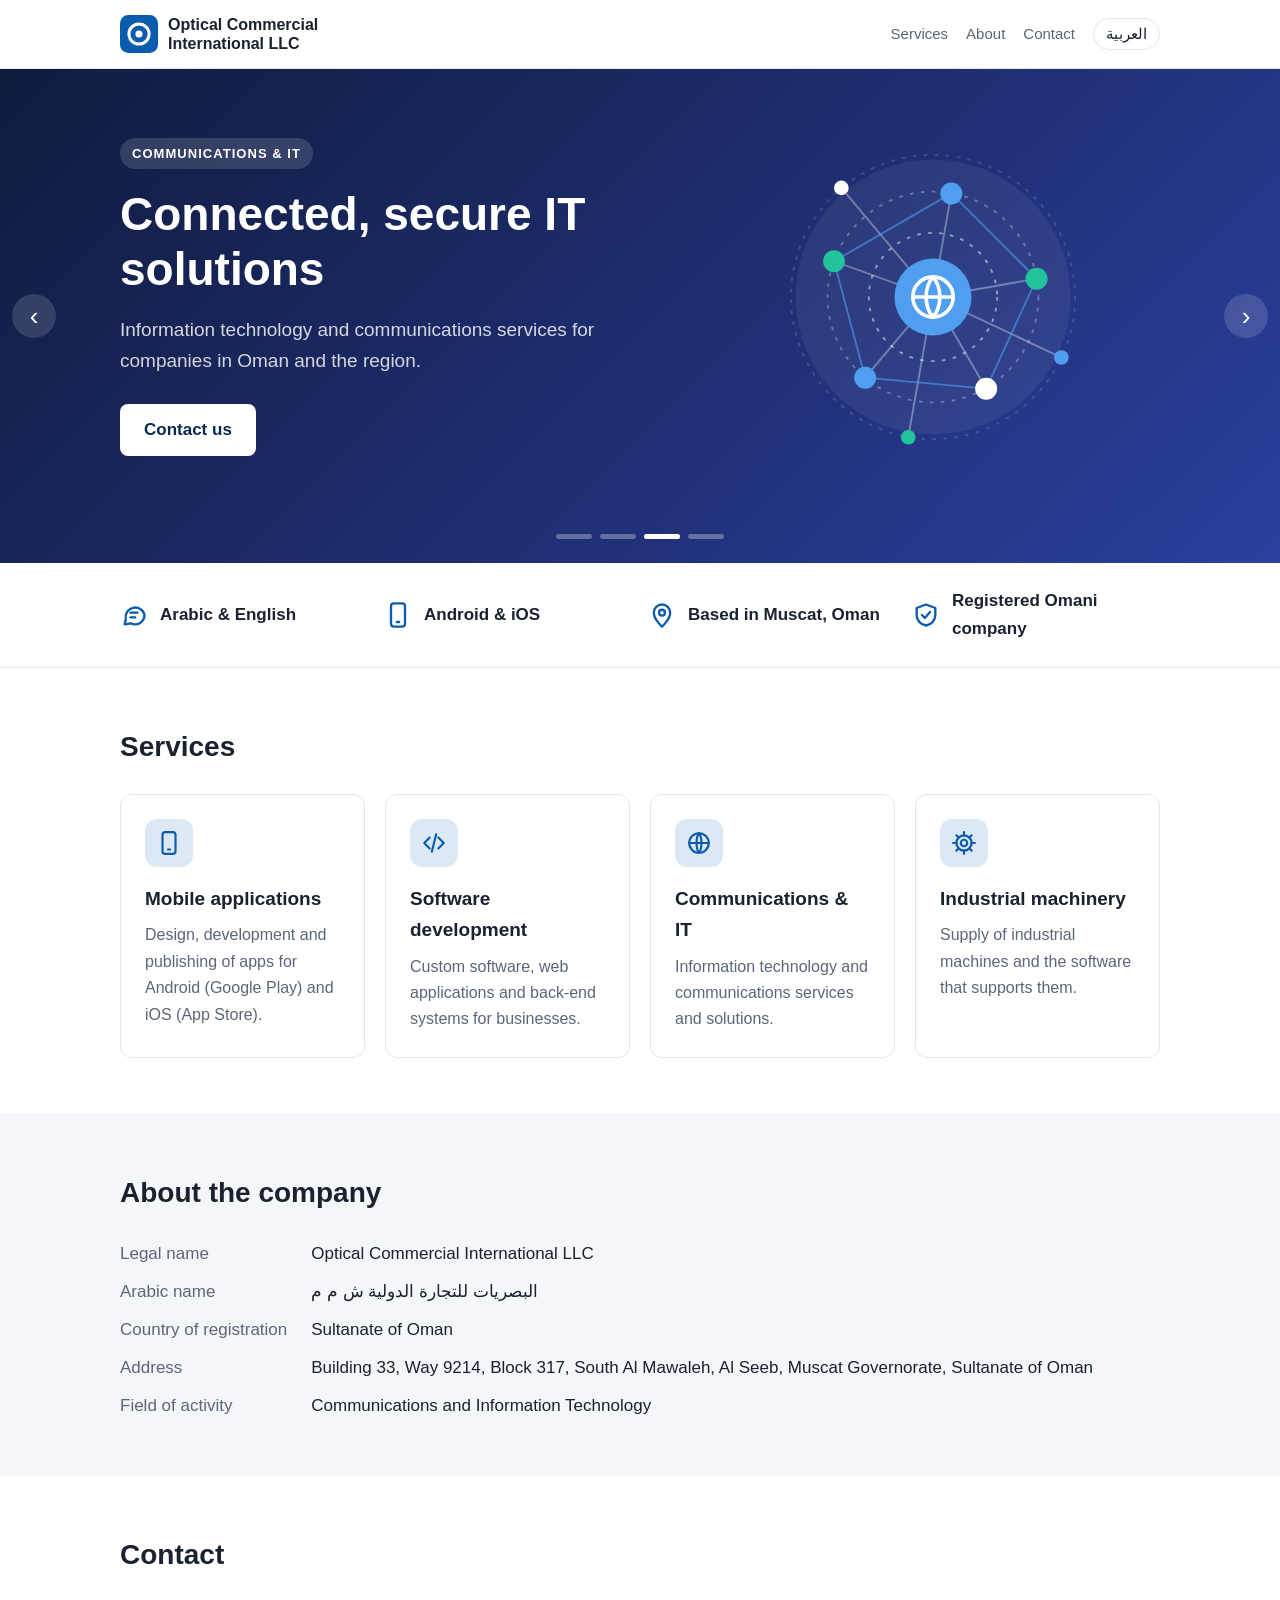
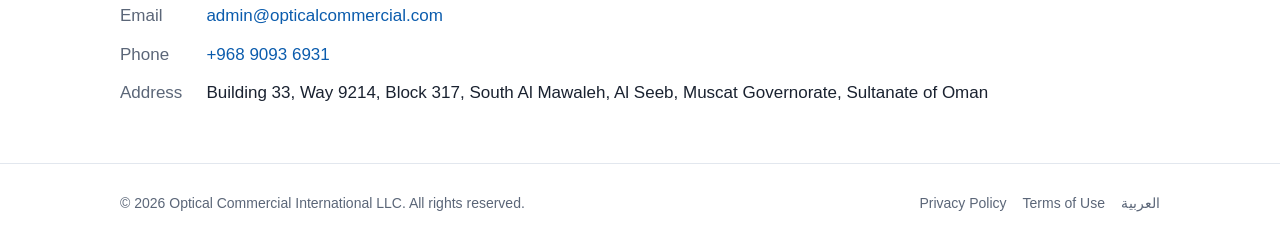
<file: index.html>
<!doctype html>
<html lang="en" dir="ltr">
<head>
  <meta charset="utf-8">
  <meta name="viewport" content="width=device-width, initial-scale=1">
  <title>Optical Commercial International LLC</title>
  <meta name="description" content="Optical Commercial International LLC – software and mobile app development, communications and information technology, and industrial machinery. Muscat, Sultanate of Oman.">
  <link rel="icon" href="/assets/logo.svg" type="image/svg+xml">
  <link rel="alternate" hreflang="en" href="https://opticalcommercial.com/">
  <link rel="alternate" hreflang="ar" href="https://opticalcommercial.com/ar/">
  <link rel="stylesheet" href="/assets/style.css">
</head>
<body>
  <header class="site">
    <div class="wrap">
      <a class="brand" href="/"><img src="/assets/logo.svg" alt=""><span>Optical Commercial<br>International LLC</span></a>
      <nav class="main">
        <a href="#services">Services</a>
        <a href="#about">About</a>
        <a href="#contact">Contact</a>
        <a class="lang" href="/ar/" lang="ar">العربية</a>
      </nav>
    </div>
  </header>

  <main>
    <section class="slider" aria-roledescription="carousel" aria-label="Highlights">
          <div class="slides">
            <div class="slide" style="--slide-bg: linear-gradient(135deg,#0b2a52 0%,#0b5cad 100%)" role="group" aria-roledescription="slide" aria-label="1 / 4">
          <div class="wrap slide-inner">
            <div class="slide-text">
              <span class="eyebrow">Mobile applications</span>
              <h1>Apps for Android and iOS, built in Oman</h1>
              <p>We design, build and publish mobile applications on Google Play and the App Store, in Arabic and English.</p>
              <a class="btn" href="#contact">Contact us</a>
            </div>
            <img class="slide-art" src="/assets/slide-apps.svg" alt="" width="480" height="360">
          </div>
        </div>
            <div class="slide" style="--slide-bg: linear-gradient(135deg,#0a1f3d 0%,#14558f 60%,#1b7a8c 100%)" role="group" aria-roledescription="slide" aria-label="2 / 4">
          <div class="wrap slide-inner">
            <div class="slide-text">
              <span class="eyebrow">Software development</span>
              <h2>Custom software for your business</h2>
              <p>Web applications, back-end systems and integrations, built to be reliable and easy to maintain.</p>
              <a class="btn" href="#services">Our services</a>
            </div>
            <img class="slide-art" src="/assets/slide-software.svg" alt="" width="480" height="360">
          </div>
        </div>
            <div class="slide" style="--slide-bg: linear-gradient(135deg,#101b3d 0%,#2b3f9e 100%)" role="group" aria-roledescription="slide" aria-label="3 / 4">
          <div class="wrap slide-inner">
            <div class="slide-text">
              <span class="eyebrow">Communications &amp; IT</span>
              <h2>Connected, secure IT solutions</h2>
              <p>Information technology and communications services for companies in Oman and the region.</p>
              <a class="btn" href="#contact">Contact us</a>
            </div>
            <img class="slide-art" src="/assets/slide-it.svg" alt="" width="480" height="360">
          </div>
        </div>
            <div class="slide" style="--slide-bg: linear-gradient(135deg,#0d1b33 0%,#24476b 100%)" role="group" aria-roledescription="slide" aria-label="4 / 4">
          <div class="wrap slide-inner">
            <div class="slide-text">
              <span class="eyebrow">Industrial machinery</span>
              <h2>Industrial machines and the software that runs them</h2>
              <p>Supply of industrial machinery together with the software that supports it.</p>
              <a class="btn" href="#about">About the company</a>
            </div>
            <img class="slide-art" src="/assets/slide-industrial.svg" alt="" width="480" height="360">
          </div>
        </div>
          </div>
          <button class="slider-prev" type="button" aria-label="Previous slide"><span>&#8249;</span></button>
          <button class="slider-next" type="button" aria-label="Next slide"><span>&#8250;</span></button>
          <div class="slider-dots"></div>
        </section>

        <div class="highlights">
      <div class="wrap">
            <div><svg viewBox="0 0 24 24" fill="none" stroke="currentColor" stroke-width="2" stroke-linecap="round" stroke-linejoin="round" aria-hidden="true"><path d="M21 12a8 8 0 0 1-11.6 7.1L4 20l1-4.4A8 8 0 1 1 21 12z"/><path d="M9 10h6M9 14h4"/></svg><span>Arabic &amp; English</span></div>
            <div><svg viewBox="0 0 24 24" fill="none" stroke="currentColor" stroke-width="2" stroke-linecap="round" stroke-linejoin="round" aria-hidden="true"><rect x="6" y="2" width="12" height="20" rx="2.5"/><path d="M11 18h2"/></svg><span>Android &amp; iOS</span></div>
            <div><svg viewBox="0 0 24 24" fill="none" stroke="currentColor" stroke-width="2" stroke-linecap="round" stroke-linejoin="round" aria-hidden="true"><path d="M12 22s7-6.3 7-12a7 7 0 0 0-14 0c0 5.7 7 12 7 12z"/><circle cx="12" cy="10" r="2.5"/></svg><span>Based in Muscat, Oman</span></div>
            <div><svg viewBox="0 0 24 24" fill="none" stroke="currentColor" stroke-width="2" stroke-linecap="round" stroke-linejoin="round" aria-hidden="true"><path d="M12 3l8 3v6c0 4.6-3.4 8.2-8 9-4.6-.8-8-4.4-8-9V6z"/><path d="M8.5 12l2.5 2.5 4.5-5"/></svg><span>Registered Omani company</span></div>
          </div>
    </div>

    <section id="services">
      <div class="wrap">
        <h2>Services</h2>
        <div class="grid">
          <div class="card">
            <div class="icon"><svg viewBox="0 0 24 24" fill="none" stroke="currentColor" stroke-width="2" stroke-linecap="round" stroke-linejoin="round" aria-hidden="true"><rect x="6" y="2" width="12" height="20" rx="2.5"/><path d="M11 18h2"/></svg></div>
            <h3>Mobile applications</h3>
            <p>Design, development and publishing of apps for Android (Google Play) and iOS (App Store).</p>
          </div>
          <div class="card">
            <div class="icon"><svg viewBox="0 0 24 24" fill="none" stroke="currentColor" stroke-width="2" stroke-linecap="round" stroke-linejoin="round" aria-hidden="true"><path d="M8 7l-5 5 5 5M16 7l5 5-5 5M14 4l-4 16"/></svg></div>
            <h3>Software development</h3>
            <p>Custom software, web applications and back-end systems for businesses.</p>
          </div>
          <div class="card">
            <div class="icon"><svg viewBox="0 0 24 24" fill="none" stroke="currentColor" stroke-width="2" stroke-linecap="round" stroke-linejoin="round" aria-hidden="true"><circle cx="12" cy="12" r="9"/><path d="M3 12h18M12 3c-3 3.5-3 14.5 0 18M12 3c3 3.5 3 14.5 0 18"/></svg></div>
            <h3>Communications &amp; IT</h3>
            <p>Information technology and communications services and solutions.</p>
          </div>
          <div class="card">
            <div class="icon"><svg viewBox="0 0 24 24" fill="none" stroke="currentColor" stroke-width="2" stroke-linecap="round" stroke-linejoin="round" aria-hidden="true"><circle cx="12" cy="12" r="3"/><circle cx="12" cy="12" r="7"/><path d="M12 2v3M12 19v3M2 12h3M19 12h3M4.9 4.9L7 7M17 17l2.1 2.1M4.9 19.1L7 17M17 7l2.1-2.1"/></svg></div>
            <h3>Industrial machinery</h3>
            <p>Supply of industrial machines and the software that supports them.</p>
          </div>
        </div>
      </div>
    </section>

    <section id="about" class="alt">
      <div class="wrap">
        <h2>About the company</h2>
        <dl class="facts">
          <dt>Legal name</dt>
          <dd>Optical Commercial International LLC</dd>
          <dt>Arabic name</dt>
          <dd><bdi lang="ar">البصريات للتجارة الدولية ش م م</bdi></dd>
          <dt>Country of registration</dt>
          <dd>Sultanate of Oman</dd>
          <dt>Address</dt>
          <dd>Building 33, Way 9214, Block 317, South Al Mawaleh, Al Seeb, Muscat Governorate, Sultanate of Oman</dd>
          <dt>Field of activity</dt>
          <dd>Communications and Information Technology</dd>
        </dl>
      </div>
    </section>

    <section id="contact">
      <div class="wrap">
        <h2>Contact</h2>
        <dl class="facts">
          <dt>Email</dt>
          <dd><a href="mailto:admin@opticalcommercial.com">admin@opticalcommercial.com</a></dd>
          <dt>Phone</dt>
          <dd><a href="tel:+96890936931" dir="ltr">+968 9093 6931</a></dd>
          <dt>Address</dt>
          <dd>Building 33, Way 9214, Block 317, South Al Mawaleh, Al Seeb, Muscat Governorate, Sultanate of Oman</dd>
        </dl>
      </div>
    </section>
  </main>

  <footer class="site">
    <div class="wrap">
      <span>© 2026 Optical Commercial International LLC. All rights reserved.</span>
      <nav>
        <a href="/privacy.html">Privacy Policy</a>
        <a href="/terms.html">Terms of Use</a>
        <a href="/ar/" lang="ar">العربية</a>
      </nav>
    </div>
  </footer>
  <script src="/assets/slider.js" defer></script>
</body>
</html>
</file>
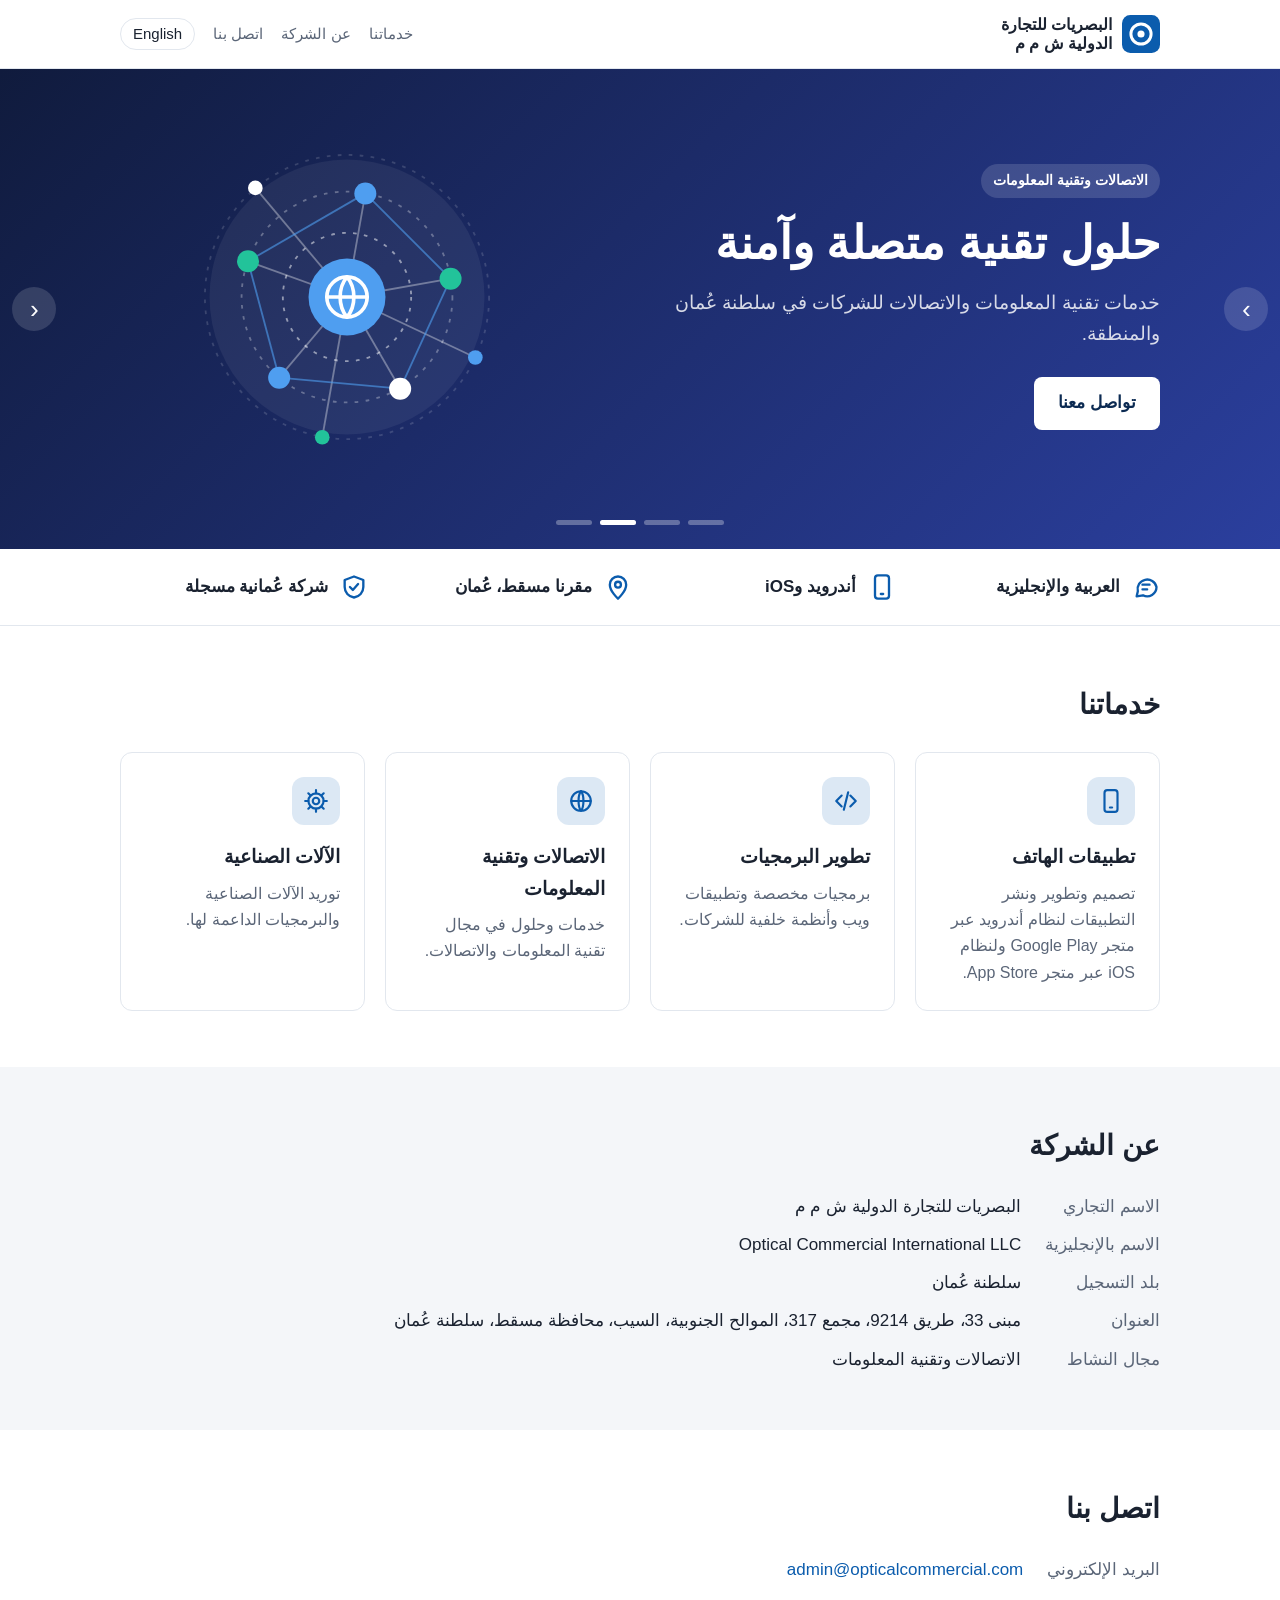
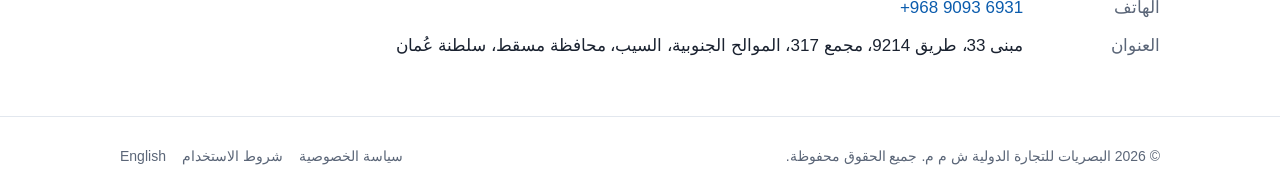
<file: ar/index.html>
<!doctype html>
<html lang="ar" dir="rtl">
<head>
  <meta charset="utf-8">
  <meta name="viewport" content="width=device-width, initial-scale=1">
  <title>البصريات للتجارة الدولية ش م م</title>
  <meta name="description" content="البصريات للتجارة الدولية ش م م – تطوير البرمجيات وتطبيقات الهاتف، الاتصالات وتقنية المعلومات، والآلات الصناعية. مسقط، سلطنة عُمان.">
  <link rel="icon" href="/assets/logo.svg" type="image/svg+xml">
  <link rel="alternate" hreflang="en" href="https://opticalcommercial.com/">
  <link rel="alternate" hreflang="ar" href="https://opticalcommercial.com/ar/">
  <link rel="stylesheet" href="/assets/style.css">
</head>
<body>
  <header class="site">
    <div class="wrap">
      <a class="brand" href="/ar/"><img src="/assets/logo.svg" alt=""><span>البصريات للتجارة<br>الدولية ش م م</span></a>
      <nav class="main">
        <a href="#services">خدماتنا</a>
        <a href="#about">عن الشركة</a>
        <a href="#contact">اتصل بنا</a>
        <a class="lang" href="/" lang="en">English</a>
      </nav>
    </div>
  </header>

  <main>
    <section class="slider" aria-roledescription="carousel" aria-label="أبرز خدماتنا">
          <div class="slides">
            <div class="slide" style="--slide-bg: linear-gradient(135deg,#0b2a52 0%,#0b5cad 100%)" role="group" aria-roledescription="slide" aria-label="1 / 4">
          <div class="wrap slide-inner">
            <div class="slide-text">
              <span class="eyebrow">تطبيقات الهاتف</span>
              <h1>تطبيقات أندرويد وiOS من سلطنة عُمان</h1>
              <p>نصمم ونطور وننشر تطبيقات الهاتف على Google Play وApp Store باللغتين العربية والإنجليزية.</p>
              <a class="btn" href="#contact">تواصل معنا</a>
            </div>
            <img class="slide-art" src="/assets/slide-apps.svg" alt="" width="480" height="360">
          </div>
        </div>
            <div class="slide" style="--slide-bg: linear-gradient(135deg,#0a1f3d 0%,#14558f 60%,#1b7a8c 100%)" role="group" aria-roledescription="slide" aria-label="2 / 4">
          <div class="wrap slide-inner">
            <div class="slide-text">
              <span class="eyebrow">تطوير البرمجيات</span>
              <h2>برمجيات مخصصة لأعمالك</h2>
              <p>تطبيقات ويب وأنظمة خلفية وحلول تكامل، موثوقة وسهلة الصيانة.</p>
              <a class="btn" href="#services">خدماتنا</a>
            </div>
            <img class="slide-art" src="/assets/slide-software.svg" alt="" width="480" height="360">
          </div>
        </div>
            <div class="slide" style="--slide-bg: linear-gradient(135deg,#101b3d 0%,#2b3f9e 100%)" role="group" aria-roledescription="slide" aria-label="3 / 4">
          <div class="wrap slide-inner">
            <div class="slide-text">
              <span class="eyebrow">الاتصالات وتقنية المعلومات</span>
              <h2>حلول تقنية متصلة وآمنة</h2>
              <p>خدمات تقنية المعلومات والاتصالات للشركات في سلطنة عُمان والمنطقة.</p>
              <a class="btn" href="#contact">تواصل معنا</a>
            </div>
            <img class="slide-art" src="/assets/slide-it.svg" alt="" width="480" height="360">
          </div>
        </div>
            <div class="slide" style="--slide-bg: linear-gradient(135deg,#0d1b33 0%,#24476b 100%)" role="group" aria-roledescription="slide" aria-label="4 / 4">
          <div class="wrap slide-inner">
            <div class="slide-text">
              <span class="eyebrow">الآلات الصناعية</span>
              <h2>آلات صناعية والبرمجيات التي تشغّلها</h2>
              <p>توريد الآلات الصناعية مع البرمجيات الداعمة لها.</p>
              <a class="btn" href="#about">عن الشركة</a>
            </div>
            <img class="slide-art" src="/assets/slide-industrial.svg" alt="" width="480" height="360">
          </div>
        </div>
          </div>
          <button class="slider-prev" type="button" aria-label="الشريحة السابقة"><span>&#8249;</span></button>
          <button class="slider-next" type="button" aria-label="الشريحة التالية"><span>&#8250;</span></button>
          <div class="slider-dots"></div>
        </section>

        <div class="highlights">
      <div class="wrap">
            <div><svg viewBox="0 0 24 24" fill="none" stroke="currentColor" stroke-width="2" stroke-linecap="round" stroke-linejoin="round" aria-hidden="true"><path d="M21 12a8 8 0 0 1-11.6 7.1L4 20l1-4.4A8 8 0 1 1 21 12z"/><path d="M9 10h6M9 14h4"/></svg><span>العربية والإنجليزية</span></div>
            <div><svg viewBox="0 0 24 24" fill="none" stroke="currentColor" stroke-width="2" stroke-linecap="round" stroke-linejoin="round" aria-hidden="true"><rect x="6" y="2" width="12" height="20" rx="2.5"/><path d="M11 18h2"/></svg><span>أندرويد وiOS</span></div>
            <div><svg viewBox="0 0 24 24" fill="none" stroke="currentColor" stroke-width="2" stroke-linecap="round" stroke-linejoin="round" aria-hidden="true"><path d="M12 22s7-6.3 7-12a7 7 0 0 0-14 0c0 5.7 7 12 7 12z"/><circle cx="12" cy="10" r="2.5"/></svg><span>مقرنا مسقط، عُمان</span></div>
            <div><svg viewBox="0 0 24 24" fill="none" stroke="currentColor" stroke-width="2" stroke-linecap="round" stroke-linejoin="round" aria-hidden="true"><path d="M12 3l8 3v6c0 4.6-3.4 8.2-8 9-4.6-.8-8-4.4-8-9V6z"/><path d="M8.5 12l2.5 2.5 4.5-5"/></svg><span>شركة عُمانية مسجلة</span></div>
          </div>
    </div>

    <section id="services">
      <div class="wrap">
        <h2>خدماتنا</h2>
        <div class="grid">
          <div class="card">
            <div class="icon"><svg viewBox="0 0 24 24" fill="none" stroke="currentColor" stroke-width="2" stroke-linecap="round" stroke-linejoin="round" aria-hidden="true"><rect x="6" y="2" width="12" height="20" rx="2.5"/><path d="M11 18h2"/></svg></div>
            <h3>تطبيقات الهاتف</h3>
            <p>تصميم وتطوير ونشر التطبيقات لنظام أندرويد عبر متجر Google Play ولنظام iOS عبر متجر App Store.</p>
          </div>
          <div class="card">
            <div class="icon"><svg viewBox="0 0 24 24" fill="none" stroke="currentColor" stroke-width="2" stroke-linecap="round" stroke-linejoin="round" aria-hidden="true"><path d="M8 7l-5 5 5 5M16 7l5 5-5 5M14 4l-4 16"/></svg></div>
            <h3>تطوير البرمجيات</h3>
            <p>برمجيات مخصصة وتطبيقات ويب وأنظمة خلفية للشركات.</p>
          </div>
          <div class="card">
            <div class="icon"><svg viewBox="0 0 24 24" fill="none" stroke="currentColor" stroke-width="2" stroke-linecap="round" stroke-linejoin="round" aria-hidden="true"><circle cx="12" cy="12" r="9"/><path d="M3 12h18M12 3c-3 3.5-3 14.5 0 18M12 3c3 3.5 3 14.5 0 18"/></svg></div>
            <h3>الاتصالات وتقنية المعلومات</h3>
            <p>خدمات وحلول في مجال تقنية المعلومات والاتصالات.</p>
          </div>
          <div class="card">
            <div class="icon"><svg viewBox="0 0 24 24" fill="none" stroke="currentColor" stroke-width="2" stroke-linecap="round" stroke-linejoin="round" aria-hidden="true"><circle cx="12" cy="12" r="3"/><circle cx="12" cy="12" r="7"/><path d="M12 2v3M12 19v3M2 12h3M19 12h3M4.9 4.9L7 7M17 17l2.1 2.1M4.9 19.1L7 17M17 7l2.1-2.1"/></svg></div>
            <h3>الآلات الصناعية</h3>
            <p>توريد الآلات الصناعية والبرمجيات الداعمة لها.</p>
          </div>
        </div>
      </div>
    </section>

    <section id="about" class="alt">
      <div class="wrap">
        <h2>عن الشركة</h2>
        <dl class="facts">
          <dt>الاسم التجاري</dt>
          <dd>البصريات للتجارة الدولية ش م م</dd>
          <dt>الاسم بالإنجليزية</dt>
          <dd><bdi lang="en">Optical Commercial International LLC</bdi></dd>
          <dt>بلد التسجيل</dt>
          <dd>سلطنة عُمان</dd>
          <dt>العنوان</dt>
          <dd>مبنى 33، طريق 9214، مجمع 317، الموالح الجنوبية، السيب، محافظة مسقط، سلطنة عُمان</dd>
          <dt>مجال النشاط</dt>
          <dd>الاتصالات وتقنية المعلومات</dd>
        </dl>
      </div>
    </section>

    <section id="contact">
      <div class="wrap">
        <h2>اتصل بنا</h2>
        <dl class="facts">
          <dt>البريد الإلكتروني</dt>
          <dd><a href="mailto:admin@opticalcommercial.com">admin@opticalcommercial.com</a></dd>
          <dt>الهاتف</dt>
          <dd><a href="tel:+96890936931" dir="ltr">+968 9093 6931</a></dd>
          <dt>العنوان</dt>
          <dd>مبنى 33، طريق 9214، مجمع 317، الموالح الجنوبية، السيب، محافظة مسقط، سلطنة عُمان</dd>
        </dl>
      </div>
    </section>
  </main>

  <footer class="site">
    <div class="wrap">
      <span>© 2026 البصريات للتجارة الدولية ش م م. جميع الحقوق محفوظة.</span>
      <nav>
        <a href="/ar/privacy.html">سياسة الخصوصية</a>
        <a href="/ar/terms.html">شروط الاستخدام</a>
        <a href="/" lang="en">English</a>
      </nav>
    </div>
  </footer>
  <script src="/assets/slider.js" defer></script>
</body>
</html>
</file>
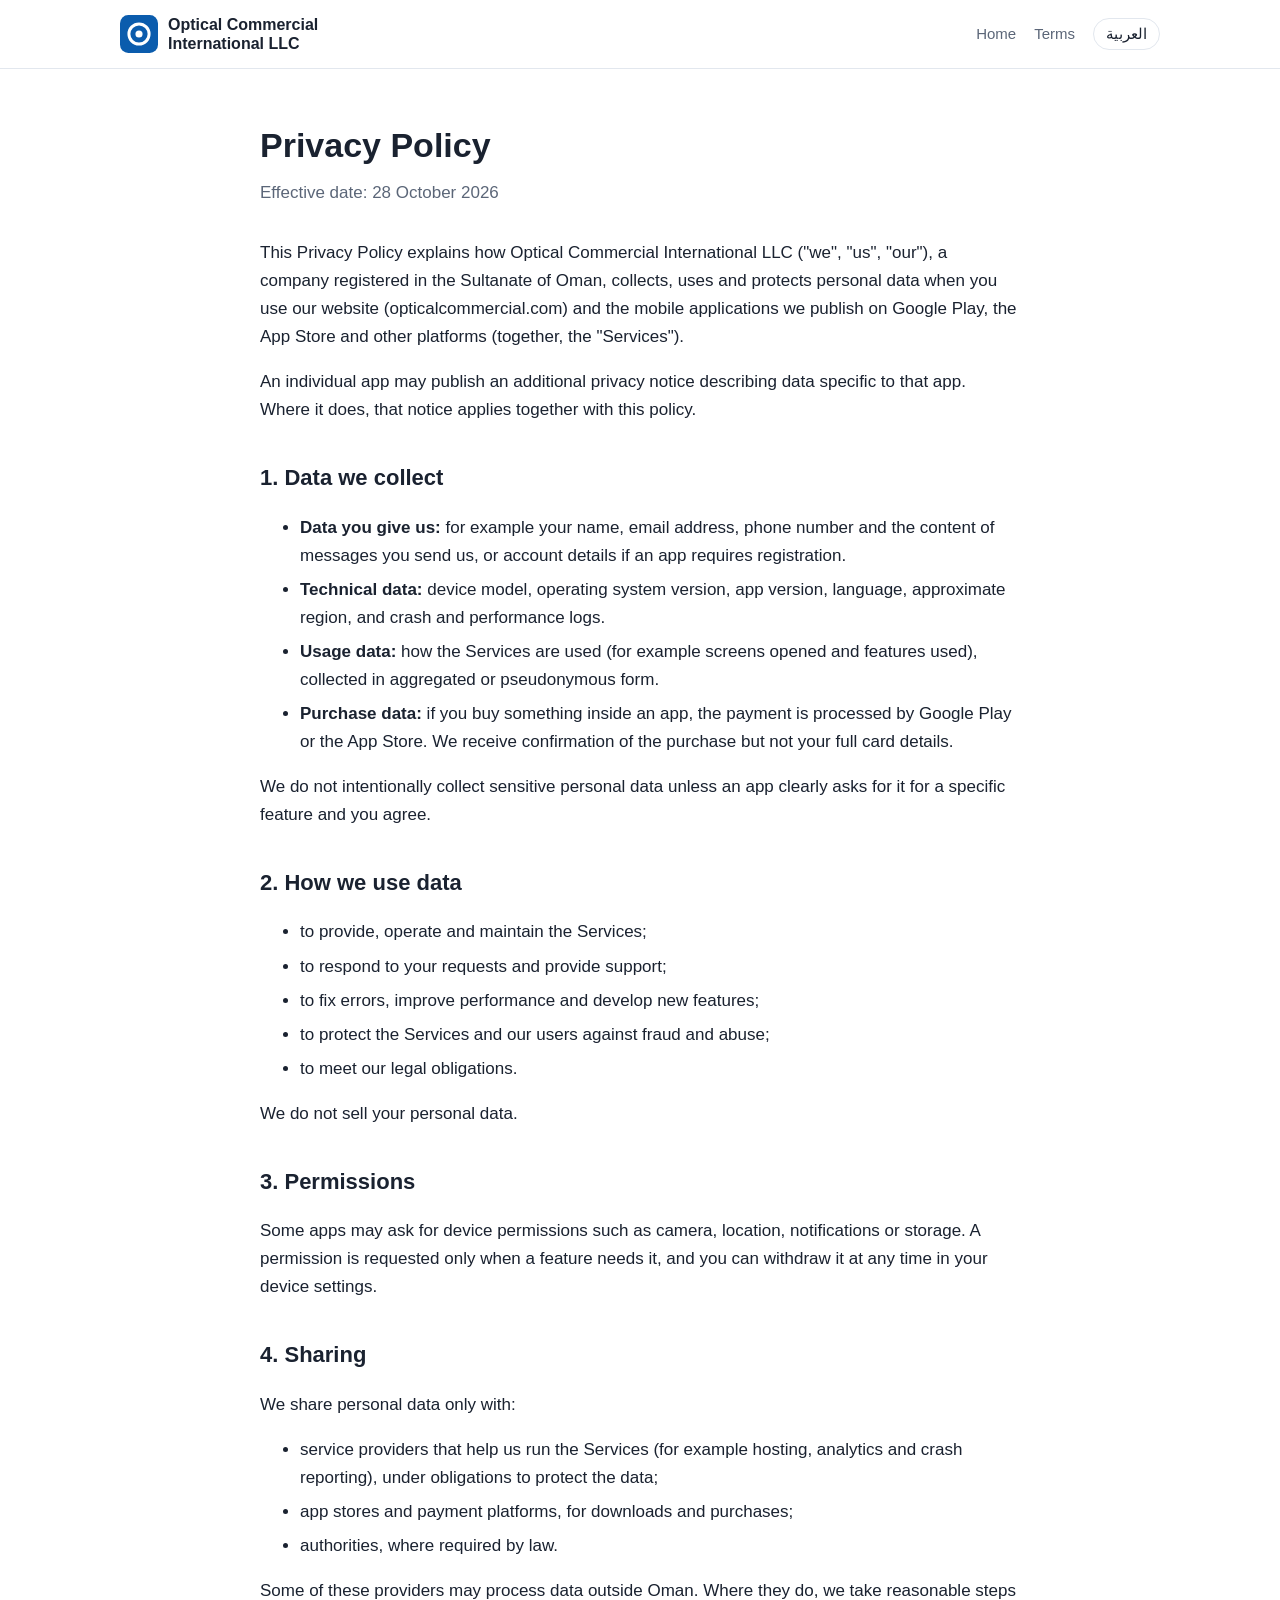
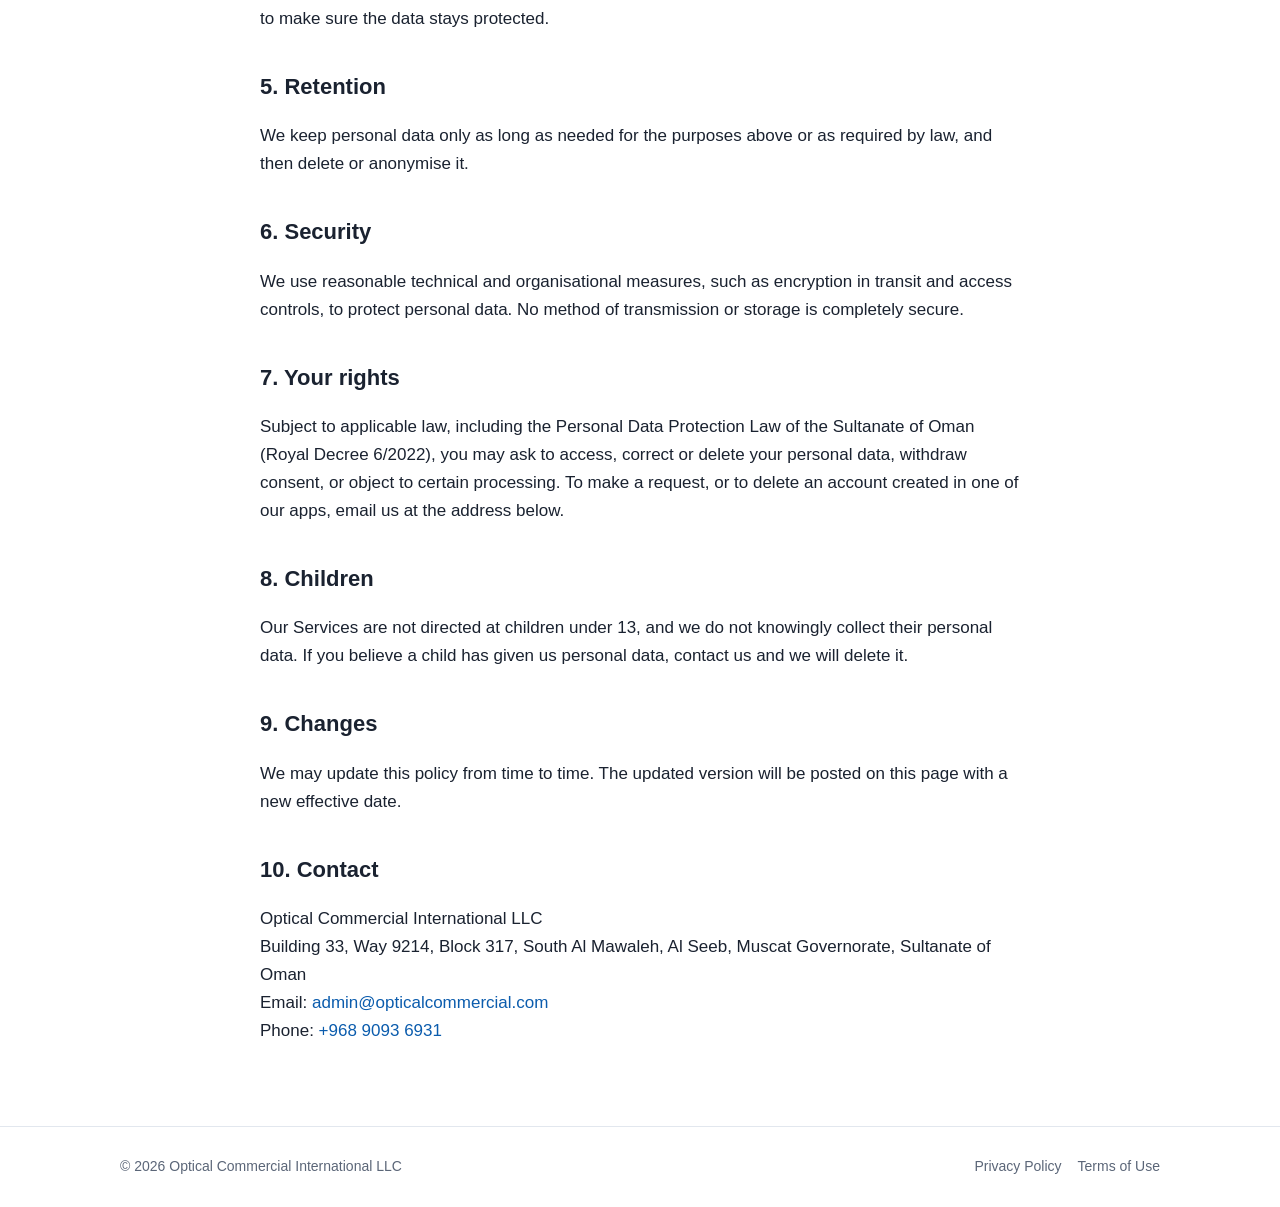
<file: privacy.html>
<!doctype html>
<html lang="en" dir="ltr">
<head>
  <meta charset="utf-8">
  <meta name="viewport" content="width=device-width, initial-scale=1">
  <title>Privacy Policy – Optical Commercial International LLC</title>
  <link rel="icon" href="/assets/logo.svg" type="image/svg+xml">
  <link rel="alternate" hreflang="ar" href="https://opticalcommercial.com/ar/privacy.html">
  <link rel="stylesheet" href="/assets/style.css">
</head>
<body>
  <header class="site">
    <div class="wrap">
      <a class="brand" href="/"><img src="/assets/logo.svg" alt=""><span>Optical Commercial<br>International LLC</span></a>
      <nav class="main">
        <a href="/">Home</a>
        <a href="/terms.html">Terms</a>
        <a class="lang" href="/ar/privacy.html" lang="ar">العربية</a>
      </nav>
    </div>
  </header>

  <main class="legal">
    <div class="wrap">
      <h1>Privacy Policy</h1>
      <p class="updated">Effective date: 28 October 2026</p>

      <p>This Privacy Policy explains how Optical Commercial International LLC ("we", "us", "our"), a company registered in the Sultanate of Oman, collects, uses and protects personal data when you use our website (opticalcommercial.com) and the mobile applications we publish on Google Play, the App Store and other platforms (together, the "Services").</p>
      <p>An individual app may publish an additional privacy notice describing data specific to that app. Where it does, that notice applies together with this policy.</p>

      <h2>1. Data we collect</h2>
      <ul>
        <li><strong>Data you give us:</strong> for example your name, email address, phone number and the content of messages you send us, or account details if an app requires registration.</li>
        <li><strong>Technical data:</strong> device model, operating system version, app version, language, approximate region, and crash and performance logs.</li>
        <li><strong>Usage data:</strong> how the Services are used (for example screens opened and features used), collected in aggregated or pseudonymous form.</li>
        <li><strong>Purchase data:</strong> if you buy something inside an app, the payment is processed by Google Play or the App Store. We receive confirmation of the purchase but not your full card details.</li>
      </ul>
      <p>We do not intentionally collect sensitive personal data unless an app clearly asks for it for a specific feature and you agree.</p>

      <h2>2. How we use data</h2>
      <ul>
        <li>to provide, operate and maintain the Services;</li>
        <li>to respond to your requests and provide support;</li>
        <li>to fix errors, improve performance and develop new features;</li>
        <li>to protect the Services and our users against fraud and abuse;</li>
        <li>to meet our legal obligations.</li>
      </ul>
      <p>We do not sell your personal data.</p>

      <h2>3. Permissions</h2>
      <p>Some apps may ask for device permissions such as camera, location, notifications or storage. A permission is requested only when a feature needs it, and you can withdraw it at any time in your device settings.</p>

      <h2>4. Sharing</h2>
      <p>We share personal data only with:</p>
      <ul>
        <li>service providers that help us run the Services (for example hosting, analytics and crash reporting), under obligations to protect the data;</li>
        <li>app stores and payment platforms, for downloads and purchases;</li>
        <li>authorities, where required by law.</li>
      </ul>
      <p>Some of these providers may process data outside Oman. Where they do, we take reasonable steps to make sure the data stays protected.</p>

      <h2>5. Retention</h2>
      <p>We keep personal data only as long as needed for the purposes above or as required by law, and then delete or anonymise it.</p>

      <h2>6. Security</h2>
      <p>We use reasonable technical and organisational measures, such as encryption in transit and access controls, to protect personal data. No method of transmission or storage is completely secure.</p>

      <h2>7. Your rights</h2>
      <p>Subject to applicable law, including the Personal Data Protection Law of the Sultanate of Oman (Royal Decree 6/2022), you may ask to access, correct or delete your personal data, withdraw consent, or object to certain processing. To make a request, or to delete an account created in one of our apps, email us at the address below.</p>

      <h2>8. Children</h2>
      <p>Our Services are not directed at children under 13, and we do not knowingly collect their personal data. If you believe a child has given us personal data, contact us and we will delete it.</p>

      <h2>9. Changes</h2>
      <p>We may update this policy from time to time. The updated version will be posted on this page with a new effective date.</p>

      <h2>10. Contact</h2>
      <p>Optical Commercial International LLC<br>
      Building 33, Way 9214, Block 317, South Al Mawaleh, Al Seeb, Muscat Governorate, Sultanate of Oman<br>
      Email: <a href="mailto:admin@opticalcommercial.com">admin@opticalcommercial.com</a><br>
      Phone: <a href="tel:+96890936931">+968 9093 6931</a></p>
    </div>
  </main>

  <footer class="site">
    <div class="wrap">
      <span>© 2026 Optical Commercial International LLC</span>
      <nav>
        <a href="/privacy.html">Privacy Policy</a>
        <a href="/terms.html">Terms of Use</a>
      </nav>
    </div>
  </footer>
</body>
</html>
</file>
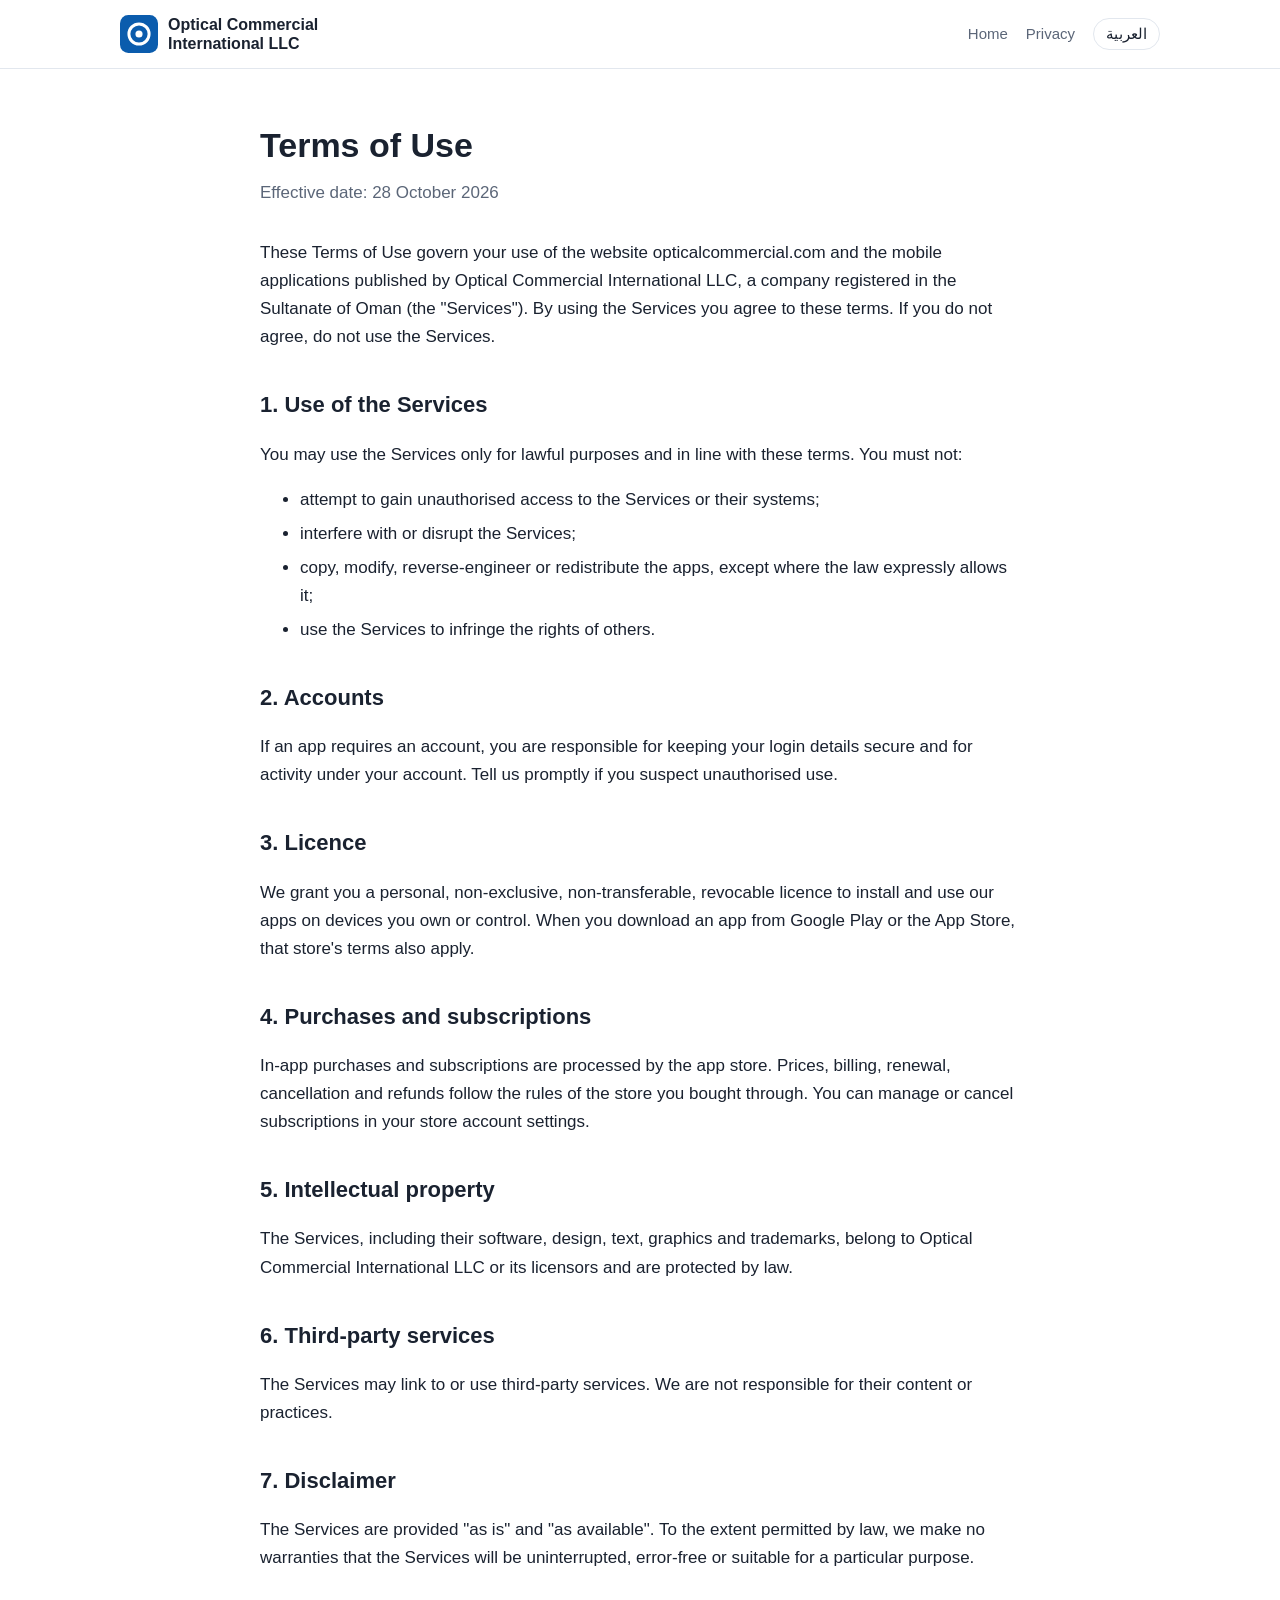
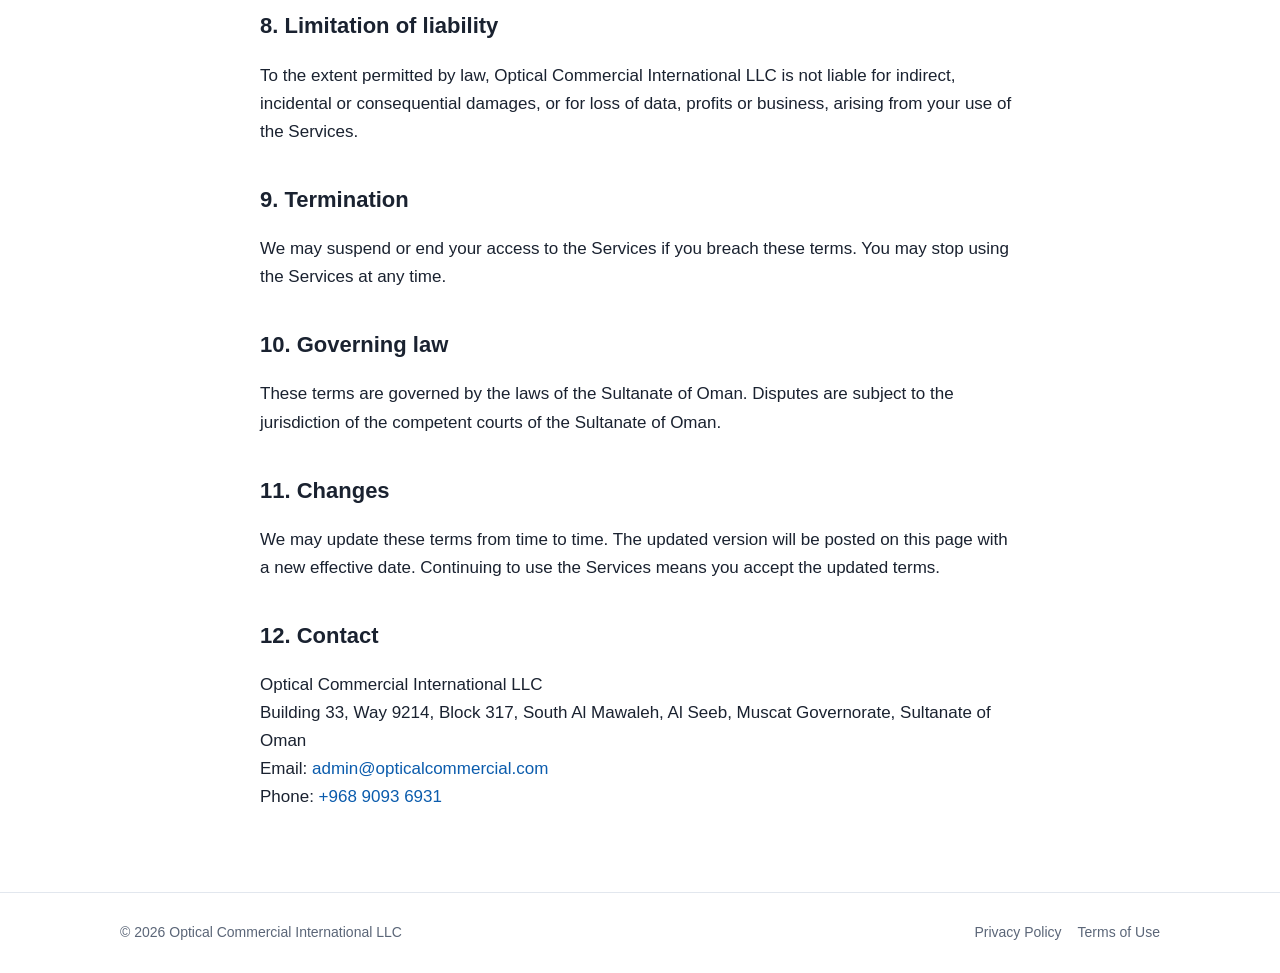
<file: terms.html>
<!doctype html>
<html lang="en" dir="ltr">
<head>
  <meta charset="utf-8">
  <meta name="viewport" content="width=device-width, initial-scale=1">
  <title>Terms of Use – Optical Commercial International LLC</title>
  <link rel="icon" href="/assets/logo.svg" type="image/svg+xml">
  <link rel="alternate" hreflang="ar" href="https://opticalcommercial.com/ar/terms.html">
  <link rel="stylesheet" href="/assets/style.css">
</head>
<body>
  <header class="site">
    <div class="wrap">
      <a class="brand" href="/"><img src="/assets/logo.svg" alt=""><span>Optical Commercial<br>International LLC</span></a>
      <nav class="main">
        <a href="/">Home</a>
        <a href="/privacy.html">Privacy</a>
        <a class="lang" href="/ar/terms.html" lang="ar">العربية</a>
      </nav>
    </div>
  </header>

  <main class="legal">
    <div class="wrap">
      <h1>Terms of Use</h1>
      <p class="updated">Effective date: 28 October 2026</p>

      <p>These Terms of Use govern your use of the website opticalcommercial.com and the mobile applications published by Optical Commercial International LLC, a company registered in the Sultanate of Oman (the "Services"). By using the Services you agree to these terms. If you do not agree, do not use the Services.</p>

      <h2>1. Use of the Services</h2>
      <p>You may use the Services only for lawful purposes and in line with these terms. You must not:</p>
      <ul>
        <li>attempt to gain unauthorised access to the Services or their systems;</li>
        <li>interfere with or disrupt the Services;</li>
        <li>copy, modify, reverse-engineer or redistribute the apps, except where the law expressly allows it;</li>
        <li>use the Services to infringe the rights of others.</li>
      </ul>

      <h2>2. Accounts</h2>
      <p>If an app requires an account, you are responsible for keeping your login details secure and for activity under your account. Tell us promptly if you suspect unauthorised use.</p>

      <h2>3. Licence</h2>
      <p>We grant you a personal, non-exclusive, non-transferable, revocable licence to install and use our apps on devices you own or control. When you download an app from Google Play or the App Store, that store's terms also apply.</p>

      <h2>4. Purchases and subscriptions</h2>
      <p>In-app purchases and subscriptions are processed by the app store. Prices, billing, renewal, cancellation and refunds follow the rules of the store you bought through. You can manage or cancel subscriptions in your store account settings.</p>

      <h2>5. Intellectual property</h2>
      <p>The Services, including their software, design, text, graphics and trademarks, belong to Optical Commercial International LLC or its licensors and are protected by law.</p>

      <h2>6. Third-party services</h2>
      <p>The Services may link to or use third-party services. We are not responsible for their content or practices.</p>

      <h2>7. Disclaimer</h2>
      <p>The Services are provided "as is" and "as available". To the extent permitted by law, we make no warranties that the Services will be uninterrupted, error-free or suitable for a particular purpose.</p>

      <h2>8. Limitation of liability</h2>
      <p>To the extent permitted by law, Optical Commercial International LLC is not liable for indirect, incidental or consequential damages, or for loss of data, profits or business, arising from your use of the Services.</p>

      <h2>9. Termination</h2>
      <p>We may suspend or end your access to the Services if you breach these terms. You may stop using the Services at any time.</p>

      <h2>10. Governing law</h2>
      <p>These terms are governed by the laws of the Sultanate of Oman. Disputes are subject to the jurisdiction of the competent courts of the Sultanate of Oman.</p>

      <h2>11. Changes</h2>
      <p>We may update these terms from time to time. The updated version will be posted on this page with a new effective date. Continuing to use the Services means you accept the updated terms.</p>

      <h2>12. Contact</h2>
      <p>Optical Commercial International LLC<br>
      Building 33, Way 9214, Block 317, South Al Mawaleh, Al Seeb, Muscat Governorate, Sultanate of Oman<br>
      Email: <a href="mailto:admin@opticalcommercial.com">admin@opticalcommercial.com</a><br>
      Phone: <a href="tel:+96890936931">+968 9093 6931</a></p>
    </div>
  </main>

  <footer class="site">
    <div class="wrap">
      <span>© 2026 Optical Commercial International LLC</span>
      <nav>
        <a href="/privacy.html">Privacy Policy</a>
        <a href="/terms.html">Terms of Use</a>
      </nav>
    </div>
  </footer>
</body>
</html>
</file>
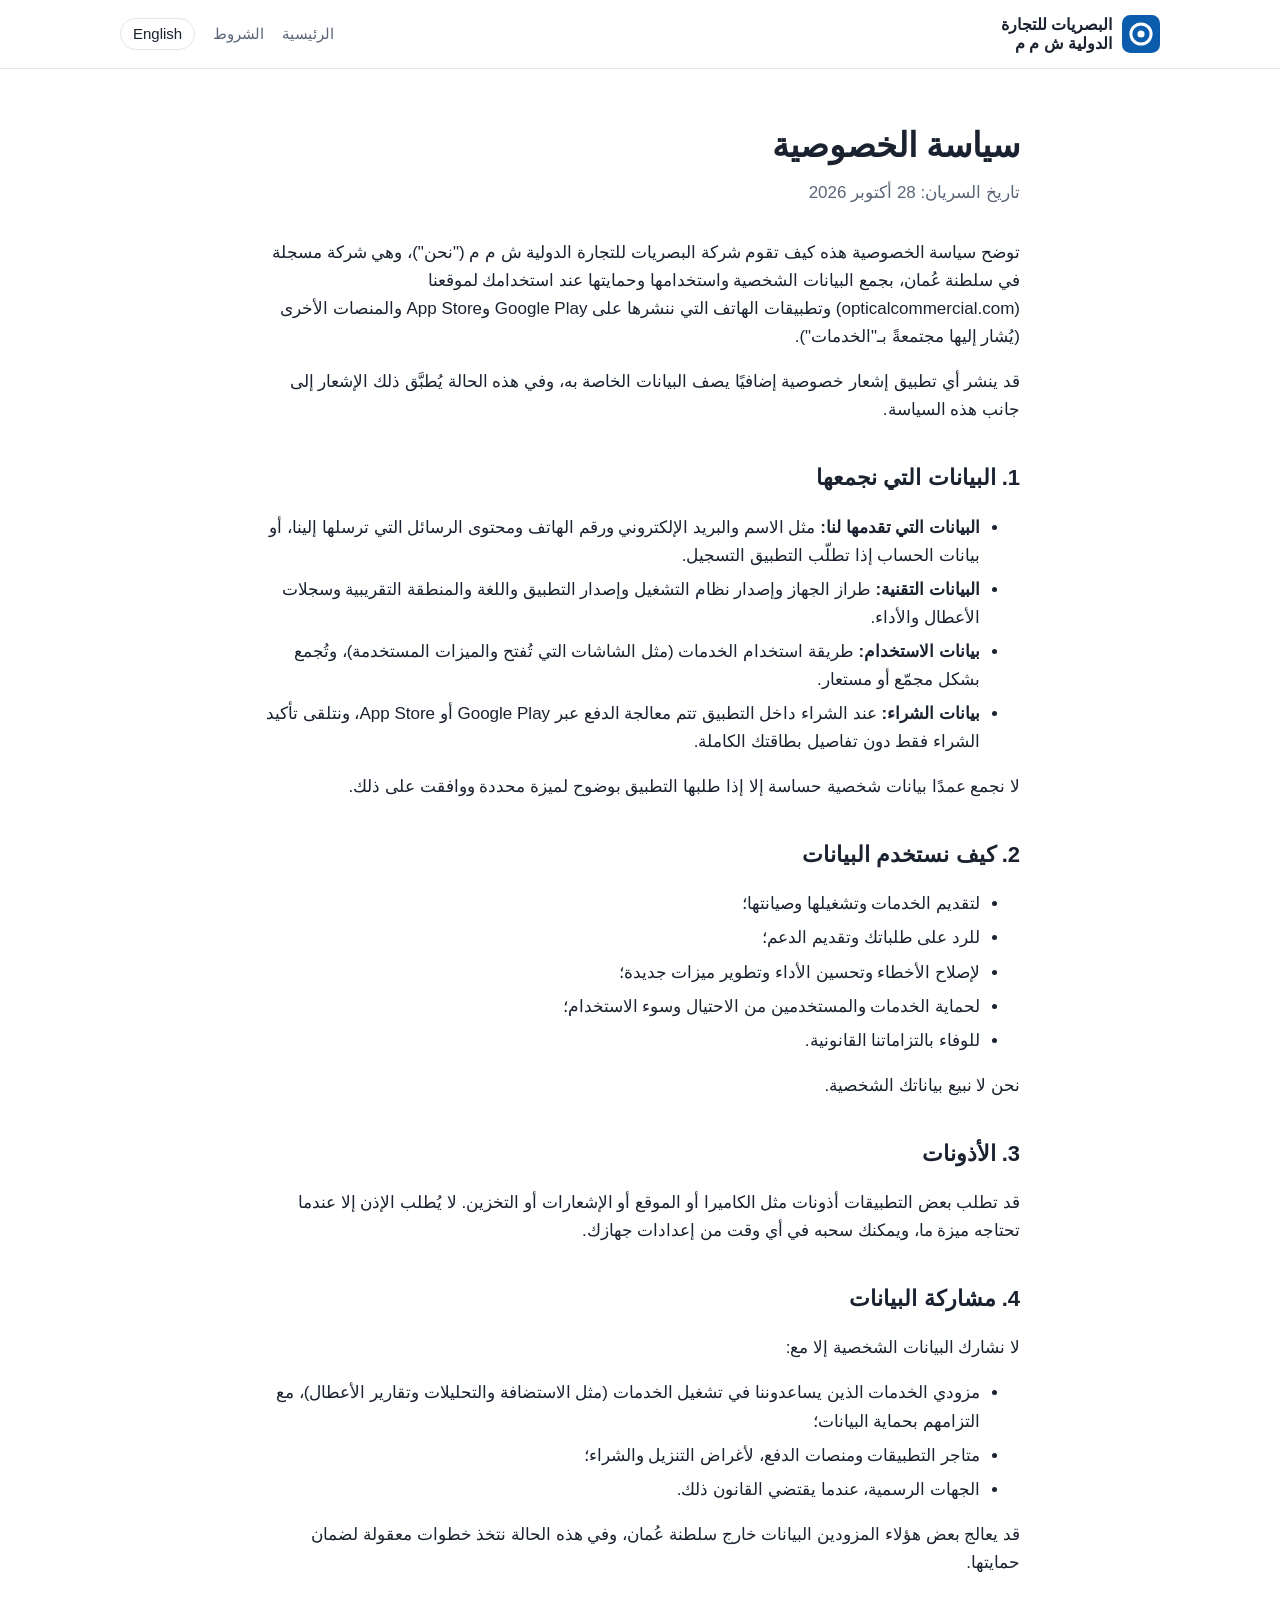
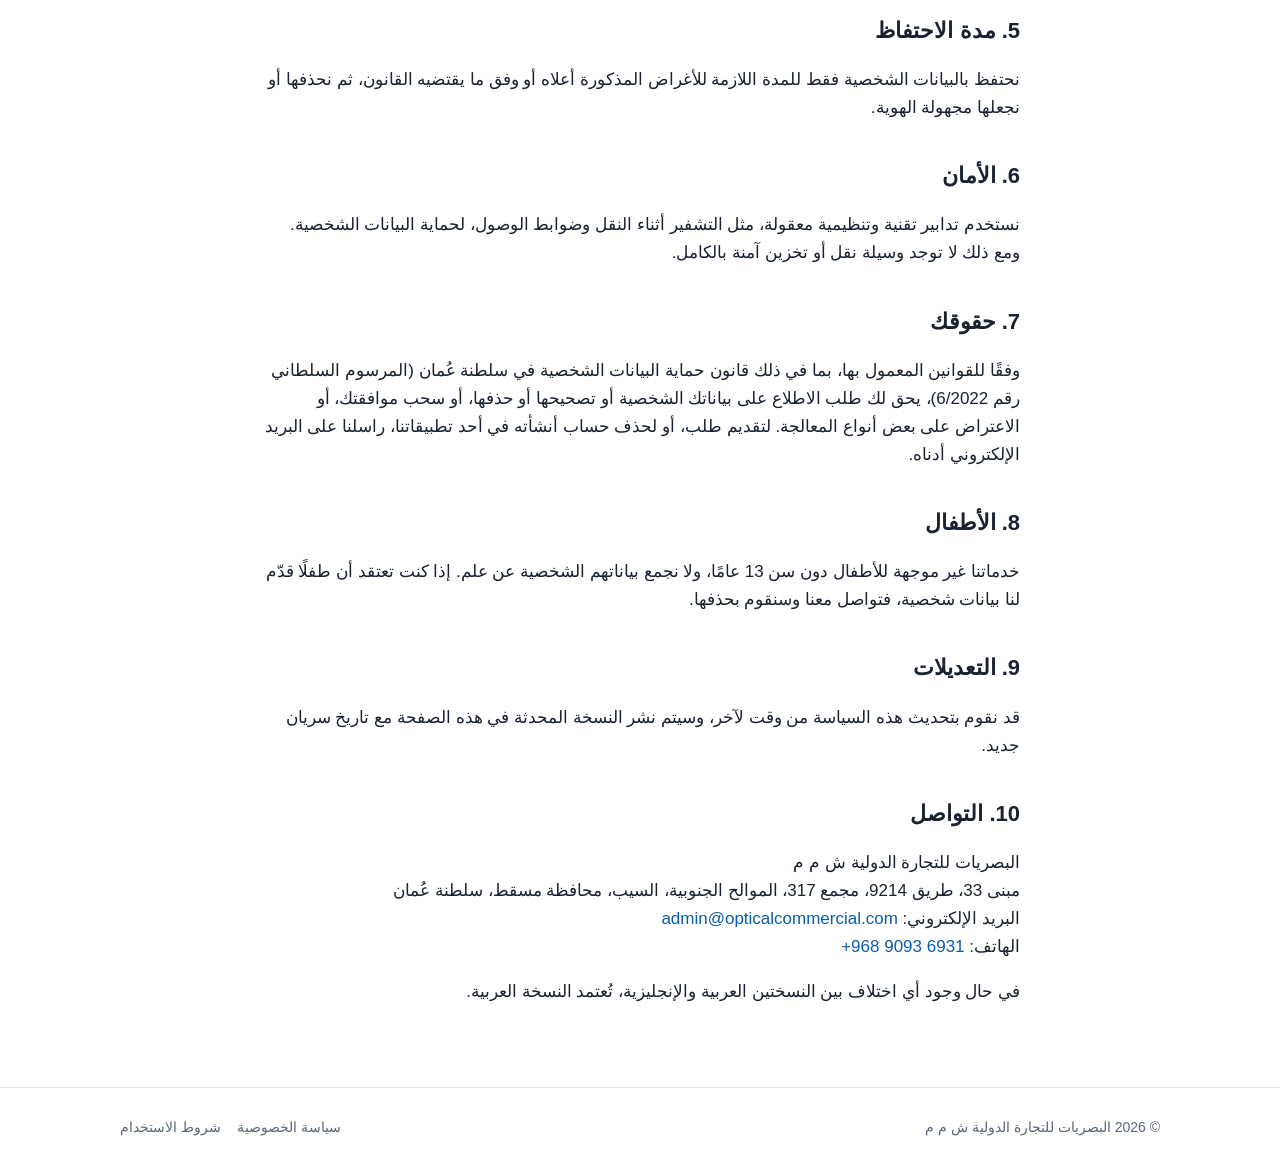
<file: ar/privacy.html>
<!doctype html>
<html lang="ar" dir="rtl">
<head>
  <meta charset="utf-8">
  <meta name="viewport" content="width=device-width, initial-scale=1">
  <title>سياسة الخصوصية – البصريات للتجارة الدولية ش م م</title>
  <link rel="icon" href="/assets/logo.svg" type="image/svg+xml">
  <link rel="alternate" hreflang="en" href="https://opticalcommercial.com/privacy.html">
  <link rel="stylesheet" href="/assets/style.css">
</head>
<body>
  <header class="site">
    <div class="wrap">
      <a class="brand" href="/ar/"><img src="/assets/logo.svg" alt=""><span>البصريات للتجارة<br>الدولية ش م م</span></a>
      <nav class="main">
        <a href="/ar/">الرئيسية</a>
        <a href="/ar/terms.html">الشروط</a>
        <a class="lang" href="/privacy.html" lang="en">English</a>
      </nav>
    </div>
  </header>

  <main class="legal">
    <div class="wrap">
      <h1>سياسة الخصوصية</h1>
      <p class="updated">تاريخ السريان: 28 أكتوبر 2026</p>

      <p>توضح سياسة الخصوصية هذه كيف تقوم شركة البصريات للتجارة الدولية ش م م ("نحن")، وهي شركة مسجلة في سلطنة عُمان، بجمع البيانات الشخصية واستخدامها وحمايتها عند استخدامك لموقعنا (opticalcommercial.com) وتطبيقات الهاتف التي ننشرها على Google Play وApp Store والمنصات الأخرى (يُشار إليها مجتمعةً بـ"الخدمات").</p>
      <p>قد ينشر أي تطبيق إشعار خصوصية إضافيًا يصف البيانات الخاصة به، وفي هذه الحالة يُطبَّق ذلك الإشعار إلى جانب هذه السياسة.</p>

      <h2>1. البيانات التي نجمعها</h2>
      <ul>
        <li><strong>البيانات التي تقدمها لنا:</strong> مثل الاسم والبريد الإلكتروني ورقم الهاتف ومحتوى الرسائل التي ترسلها إلينا، أو بيانات الحساب إذا تطلّب التطبيق التسجيل.</li>
        <li><strong>البيانات التقنية:</strong> طراز الجهاز وإصدار نظام التشغيل وإصدار التطبيق واللغة والمنطقة التقريبية وسجلات الأعطال والأداء.</li>
        <li><strong>بيانات الاستخدام:</strong> طريقة استخدام الخدمات (مثل الشاشات التي تُفتح والميزات المستخدمة)، وتُجمع بشكل مجمّع أو مستعار.</li>
        <li><strong>بيانات الشراء:</strong> عند الشراء داخل التطبيق تتم معالجة الدفع عبر Google Play أو App Store، ونتلقى تأكيد الشراء فقط دون تفاصيل بطاقتك الكاملة.</li>
      </ul>
      <p>لا نجمع عمدًا بيانات شخصية حساسة إلا إذا طلبها التطبيق بوضوح لميزة محددة ووافقت على ذلك.</p>

      <h2>2. كيف نستخدم البيانات</h2>
      <ul>
        <li>لتقديم الخدمات وتشغيلها وصيانتها؛</li>
        <li>للرد على طلباتك وتقديم الدعم؛</li>
        <li>لإصلاح الأخطاء وتحسين الأداء وتطوير ميزات جديدة؛</li>
        <li>لحماية الخدمات والمستخدمين من الاحتيال وسوء الاستخدام؛</li>
        <li>للوفاء بالتزاماتنا القانونية.</li>
      </ul>
      <p>نحن لا نبيع بياناتك الشخصية.</p>

      <h2>3. الأذونات</h2>
      <p>قد تطلب بعض التطبيقات أذونات مثل الكاميرا أو الموقع أو الإشعارات أو التخزين. لا يُطلب الإذن إلا عندما تحتاجه ميزة ما، ويمكنك سحبه في أي وقت من إعدادات جهازك.</p>

      <h2>4. مشاركة البيانات</h2>
      <p>لا نشارك البيانات الشخصية إلا مع:</p>
      <ul>
        <li>مزودي الخدمات الذين يساعدوننا في تشغيل الخدمات (مثل الاستضافة والتحليلات وتقارير الأعطال)، مع التزامهم بحماية البيانات؛</li>
        <li>متاجر التطبيقات ومنصات الدفع، لأغراض التنزيل والشراء؛</li>
        <li>الجهات الرسمية، عندما يقتضي القانون ذلك.</li>
      </ul>
      <p>قد يعالج بعض هؤلاء المزودين البيانات خارج سلطنة عُمان، وفي هذه الحالة نتخذ خطوات معقولة لضمان حمايتها.</p>

      <h2>5. مدة الاحتفاظ</h2>
      <p>نحتفظ بالبيانات الشخصية فقط للمدة اللازمة للأغراض المذكورة أعلاه أو وفق ما يقتضيه القانون، ثم نحذفها أو نجعلها مجهولة الهوية.</p>

      <h2>6. الأمان</h2>
      <p>نستخدم تدابير تقنية وتنظيمية معقولة، مثل التشفير أثناء النقل وضوابط الوصول، لحماية البيانات الشخصية. ومع ذلك لا توجد وسيلة نقل أو تخزين آمنة بالكامل.</p>

      <h2>7. حقوقك</h2>
      <p>وفقًا للقوانين المعمول بها، بما في ذلك قانون حماية البيانات الشخصية في سلطنة عُمان (المرسوم السلطاني رقم 6/2022)، يحق لك طلب الاطلاع على بياناتك الشخصية أو تصحيحها أو حذفها، أو سحب موافقتك، أو الاعتراض على بعض أنواع المعالجة. لتقديم طلب، أو لحذف حساب أنشأته في أحد تطبيقاتنا، راسلنا على البريد الإلكتروني أدناه.</p>

      <h2>8. الأطفال</h2>
      <p>خدماتنا غير موجهة للأطفال دون سن 13 عامًا، ولا نجمع بياناتهم الشخصية عن علم. إذا كنت تعتقد أن طفلًا قدّم لنا بيانات شخصية، فتواصل معنا وسنقوم بحذفها.</p>

      <h2>9. التعديلات</h2>
      <p>قد نقوم بتحديث هذه السياسة من وقت لآخر، وسيتم نشر النسخة المحدثة في هذه الصفحة مع تاريخ سريان جديد.</p>

      <h2>10. التواصل</h2>
      <p>البصريات للتجارة الدولية ش م م<br>
      مبنى 33، طريق 9214، مجمع 317، الموالح الجنوبية، السيب، محافظة مسقط، سلطنة عُمان<br>
      البريد الإلكتروني: <a href="mailto:admin@opticalcommercial.com">admin@opticalcommercial.com</a><br>
      الهاتف: <a href="tel:+96890936931" dir="ltr">+968 9093 6931</a></p>

      <p>في حال وجود أي اختلاف بين النسختين العربية والإنجليزية، تُعتمد النسخة العربية.</p>
    </div>
  </main>

  <footer class="site">
    <div class="wrap">
      <span>© 2026 البصريات للتجارة الدولية ش م م</span>
      <nav>
        <a href="/ar/privacy.html">سياسة الخصوصية</a>
        <a href="/ar/terms.html">شروط الاستخدام</a>
      </nav>
    </div>
  </footer>
</body>
</html>
</file>
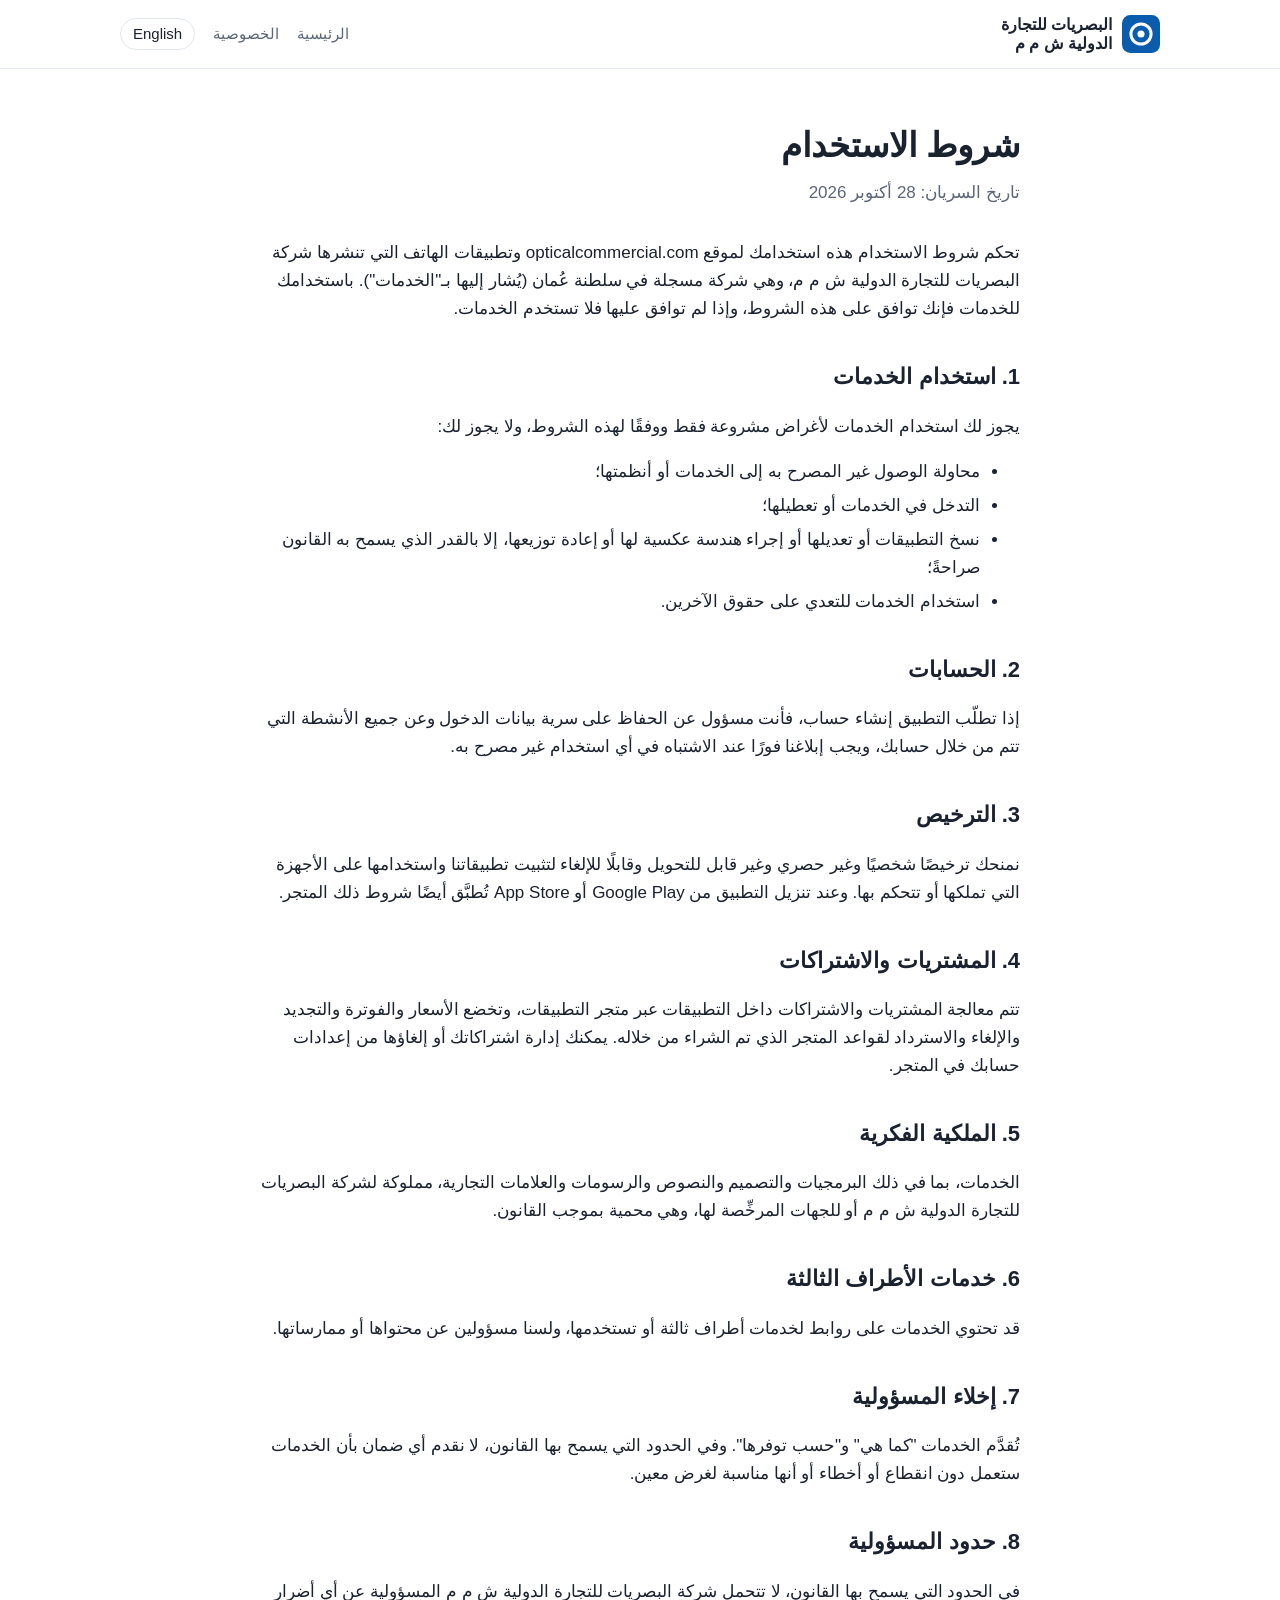
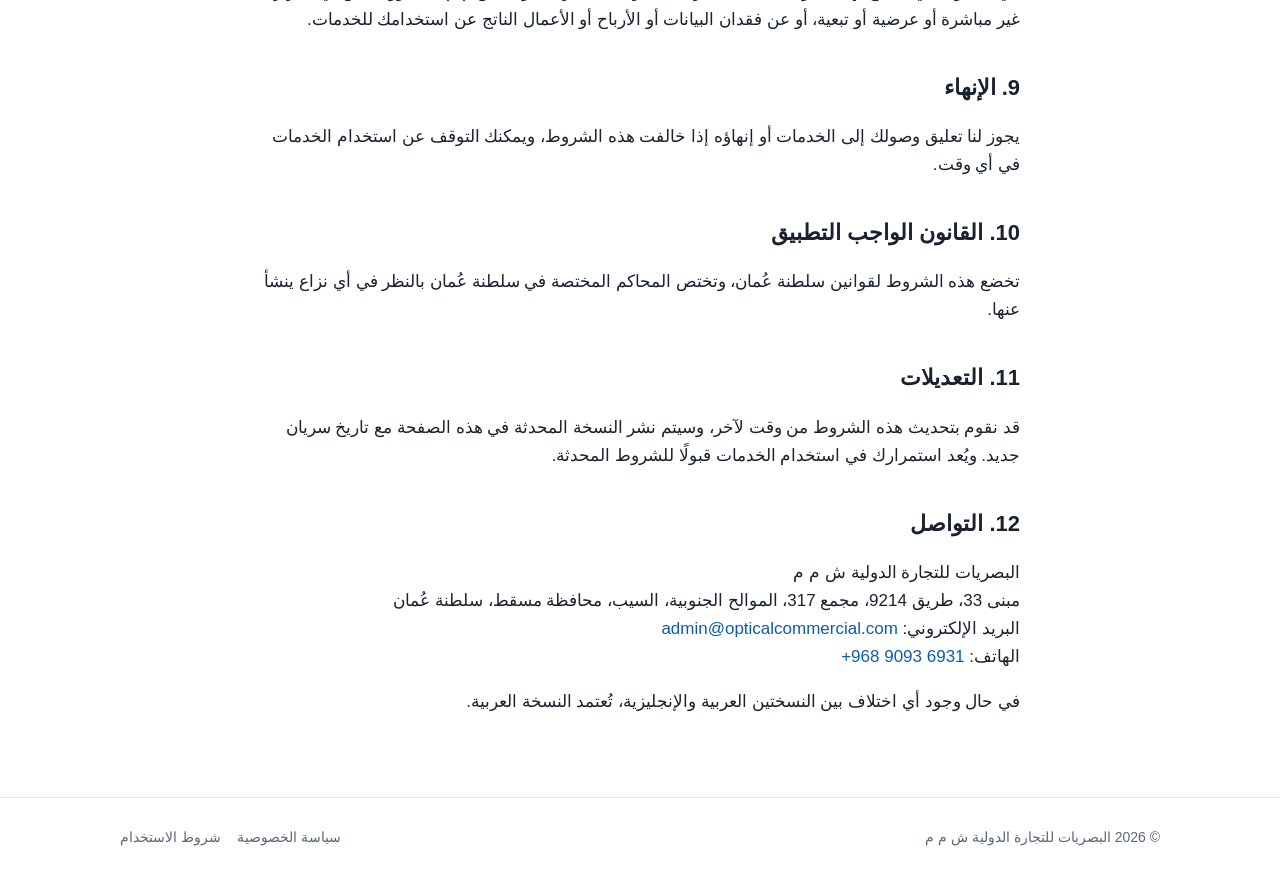
<file: ar/terms.html>
<!doctype html>
<html lang="ar" dir="rtl">
<head>
  <meta charset="utf-8">
  <meta name="viewport" content="width=device-width, initial-scale=1">
  <title>شروط الاستخدام – البصريات للتجارة الدولية ش م م</title>
  <link rel="icon" href="/assets/logo.svg" type="image/svg+xml">
  <link rel="alternate" hreflang="en" href="https://opticalcommercial.com/terms.html">
  <link rel="stylesheet" href="/assets/style.css">
</head>
<body>
  <header class="site">
    <div class="wrap">
      <a class="brand" href="/ar/"><img src="/assets/logo.svg" alt=""><span>البصريات للتجارة<br>الدولية ش م م</span></a>
      <nav class="main">
        <a href="/ar/">الرئيسية</a>
        <a href="/ar/privacy.html">الخصوصية</a>
        <a class="lang" href="/terms.html" lang="en">English</a>
      </nav>
    </div>
  </header>

  <main class="legal">
    <div class="wrap">
      <h1>شروط الاستخدام</h1>
      <p class="updated">تاريخ السريان: 28 أكتوبر 2026</p>

      <p>تحكم شروط الاستخدام هذه استخدامك لموقع opticalcommercial.com وتطبيقات الهاتف التي تنشرها شركة البصريات للتجارة الدولية ش م م، وهي شركة مسجلة في سلطنة عُمان (يُشار إليها بـ"الخدمات"). باستخدامك للخدمات فإنك توافق على هذه الشروط، وإذا لم توافق عليها فلا تستخدم الخدمات.</p>

      <h2>1. استخدام الخدمات</h2>
      <p>يجوز لك استخدام الخدمات لأغراض مشروعة فقط ووفقًا لهذه الشروط، ولا يجوز لك:</p>
      <ul>
        <li>محاولة الوصول غير المصرح به إلى الخدمات أو أنظمتها؛</li>
        <li>التدخل في الخدمات أو تعطيلها؛</li>
        <li>نسخ التطبيقات أو تعديلها أو إجراء هندسة عكسية لها أو إعادة توزيعها، إلا بالقدر الذي يسمح به القانون صراحةً؛</li>
        <li>استخدام الخدمات للتعدي على حقوق الآخرين.</li>
      </ul>

      <h2>2. الحسابات</h2>
      <p>إذا تطلّب التطبيق إنشاء حساب، فأنت مسؤول عن الحفاظ على سرية بيانات الدخول وعن جميع الأنشطة التي تتم من خلال حسابك، ويجب إبلاغنا فورًا عند الاشتباه في أي استخدام غير مصرح به.</p>

      <h2>3. الترخيص</h2>
      <p>نمنحك ترخيصًا شخصيًا وغير حصري وغير قابل للتحويل وقابلًا للإلغاء لتثبيت تطبيقاتنا واستخدامها على الأجهزة التي تملكها أو تتحكم بها. وعند تنزيل التطبيق من Google Play أو App Store تُطبَّق أيضًا شروط ذلك المتجر.</p>

      <h2>4. المشتريات والاشتراكات</h2>
      <p>تتم معالجة المشتريات والاشتراكات داخل التطبيقات عبر متجر التطبيقات، وتخضع الأسعار والفوترة والتجديد والإلغاء والاسترداد لقواعد المتجر الذي تم الشراء من خلاله. يمكنك إدارة اشتراكاتك أو إلغاؤها من إعدادات حسابك في المتجر.</p>

      <h2>5. الملكية الفكرية</h2>
      <p>الخدمات، بما في ذلك البرمجيات والتصميم والنصوص والرسومات والعلامات التجارية، مملوكة لشركة البصريات للتجارة الدولية ش م م أو للجهات المرخِّصة لها، وهي محمية بموجب القانون.</p>

      <h2>6. خدمات الأطراف الثالثة</h2>
      <p>قد تحتوي الخدمات على روابط لخدمات أطراف ثالثة أو تستخدمها، ولسنا مسؤولين عن محتواها أو ممارساتها.</p>

      <h2>7. إخلاء المسؤولية</h2>
      <p>تُقدَّم الخدمات "كما هي" و"حسب توفرها". وفي الحدود التي يسمح بها القانون، لا نقدم أي ضمان بأن الخدمات ستعمل دون انقطاع أو أخطاء أو أنها مناسبة لغرض معين.</p>

      <h2>8. حدود المسؤولية</h2>
      <p>في الحدود التي يسمح بها القانون، لا تتحمل شركة البصريات للتجارة الدولية ش م م المسؤولية عن أي أضرار غير مباشرة أو عرضية أو تبعية، أو عن فقدان البيانات أو الأرباح أو الأعمال الناتج عن استخدامك للخدمات.</p>

      <h2>9. الإنهاء</h2>
      <p>يجوز لنا تعليق وصولك إلى الخدمات أو إنهاؤه إذا خالفت هذه الشروط، ويمكنك التوقف عن استخدام الخدمات في أي وقت.</p>

      <h2>10. القانون الواجب التطبيق</h2>
      <p>تخضع هذه الشروط لقوانين سلطنة عُمان، وتختص المحاكم المختصة في سلطنة عُمان بالنظر في أي نزاع ينشأ عنها.</p>

      <h2>11. التعديلات</h2>
      <p>قد نقوم بتحديث هذه الشروط من وقت لآخر، وسيتم نشر النسخة المحدثة في هذه الصفحة مع تاريخ سريان جديد. ويُعد استمرارك في استخدام الخدمات قبولًا للشروط المحدثة.</p>

      <h2>12. التواصل</h2>
      <p>البصريات للتجارة الدولية ش م م<br>
      مبنى 33، طريق 9214، مجمع 317، الموالح الجنوبية، السيب، محافظة مسقط، سلطنة عُمان<br>
      البريد الإلكتروني: <a href="mailto:admin@opticalcommercial.com">admin@opticalcommercial.com</a><br>
      الهاتف: <a href="tel:+96890936931" dir="ltr">+968 9093 6931</a></p>

      <p>في حال وجود أي اختلاف بين النسختين العربية والإنجليزية، تُعتمد النسخة العربية.</p>
    </div>
  </main>

  <footer class="site">
    <div class="wrap">
      <span>© 2026 البصريات للتجارة الدولية ش م م</span>
      <nav>
        <a href="/ar/privacy.html">سياسة الخصوصية</a>
        <a href="/ar/terms.html">شروط الاستخدام</a>
      </nav>
    </div>
  </footer>
</body>
</html>
</file>
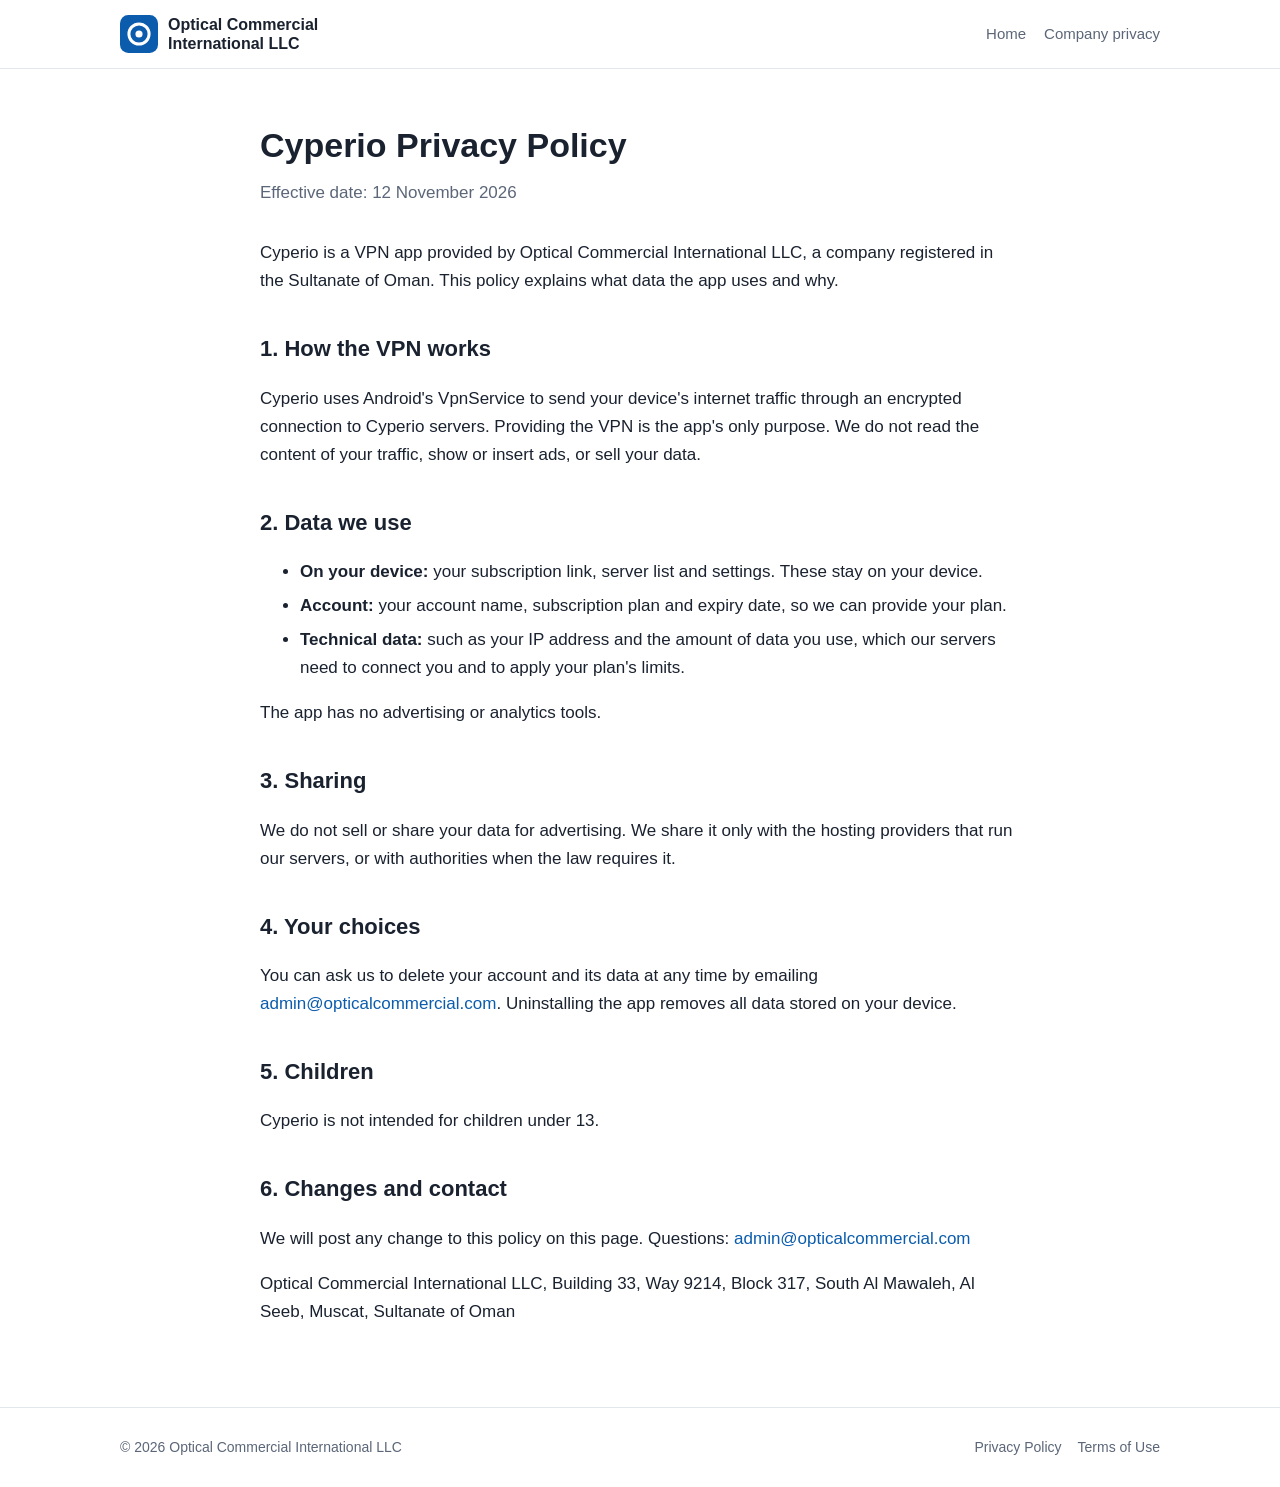
<file: apps/cyperio/privacy.html>
<!doctype html>
<html lang="en" dir="ltr">
<head>
  <meta charset="utf-8">
  <meta name="viewport" content="width=device-width, initial-scale=1">
  <title>Cyperio Privacy Policy – Optical Commercial International LLC</title>
  <meta name="description" content="How the Cyperio VPN app handles your data.">
  <link rel="icon" href="/assets/logo.svg" type="image/svg+xml">
  <link rel="stylesheet" href="/assets/style.css">
</head>
<body>
  <header class="site">
    <div class="wrap">
      <a class="brand" href="/"><img src="/assets/logo.svg" alt=""><span>Optical Commercial<br>International LLC</span></a>
      <nav class="main">
        <a href="/">Home</a>
        <a href="/privacy.html">Company privacy</a>
      </nav>
    </div>
  </header>

  <main class="legal">
    <div class="wrap">
      <h1>Cyperio Privacy Policy</h1>
      <p class="updated">Effective date: 12 November 2026</p>

      <p>Cyperio is a VPN app provided by Optical Commercial International LLC, a company registered in the Sultanate of Oman. This policy explains what data the app uses and why.</p>

      <h2>1. How the VPN works</h2>
      <p>Cyperio uses Android's VpnService to send your device's internet traffic through an encrypted connection to Cyperio servers. Providing the VPN is the app's only purpose. We do not read the content of your traffic, show or insert ads, or sell your data.</p>

      <h2>2. Data we use</h2>
      <ul>
        <li><strong>On your device:</strong> your subscription link, server list and settings. These stay on your device.</li>
        <li><strong>Account:</strong> your account name, subscription plan and expiry date, so we can provide your plan.</li>
        <li><strong>Technical data:</strong> such as your IP address and the amount of data you use, which our servers need to connect you and to apply your plan's limits.</li>
      </ul>
      <p>The app has no advertising or analytics tools.</p>

      <h2>3. Sharing</h2>
      <p>We do not sell or share your data for advertising. We share it only with the hosting providers that run our servers, or with authorities when the law requires it.</p>

      <h2>4. Your choices</h2>
      <p>You can ask us to delete your account and its data at any time by emailing <a href="mailto:admin@opticalcommercial.com">admin@opticalcommercial.com</a>. Uninstalling the app removes all data stored on your device.</p>

      <h2>5. Children</h2>
      <p>Cyperio is not intended for children under 13.</p>

      <h2>6. Changes and contact</h2>
      <p>We will post any change to this policy on this page. Questions: <a href="mailto:admin@opticalcommercial.com">admin@opticalcommercial.com</a></p>
      <p>Optical Commercial International LLC, Building 33, Way 9214, Block 317, South Al Mawaleh, Al Seeb, Muscat, Sultanate of Oman</p>
    </div>
  </main>

  <footer class="site">
    <div class="wrap">
      <span>© 2026 Optical Commercial International LLC</span>
      <nav>
        <a href="/privacy.html">Privacy Policy</a>
        <a href="/terms.html">Terms of Use</a>
      </nav>
    </div>
  </footer>
</body>
</html>
</file>
<file: assets/style.css>
:root {
  --bg: #ffffff;
  --bg-alt: #f4f6f9;
  --text: #1a2230;
  --muted: #5b6678;
  --brand: #0b5cad;
  --brand-dark: #08457f;
  --border: #e2e7ee;
  --max: 1080px;
}
@media (prefers-color-scheme: dark) {
  :root {
    --bg: #0f141b;
    --bg-alt: #161d27;
    --text: #e7ecf3;
    --muted: #9aa6b8;
    --brand: #4f9ef0;
    --brand-dark: #82bbf5;
    --border: #263142;
  }
}
* { box-sizing: border-box; }
html { scroll-behavior: smooth; }
body {
  margin: 0;
  background: var(--bg);
  color: var(--text);
  font-family: -apple-system, BlinkMacSystemFont, "Segoe UI", Roboto, "Helvetica Neue", Arial, sans-serif;
  line-height: 1.65;
  font-size: 17px;
}
html[lang="ar"] body {
  font-family: "Segoe UI", Tahoma, "Geeza Pro", "Noto Sans Arabic", Arial, sans-serif;
}
a { color: var(--brand); text-decoration: none; }
a:hover { text-decoration: underline; }
.wrap { max-width: var(--max); margin: 0 auto; padding: 0 20px; }

/* Header */
header.site {
  border-bottom: 1px solid var(--border);
  background: var(--bg);
  position: sticky; top: 0; z-index: 10;
}
header.site .wrap {
  display: flex; align-items: center; justify-content: space-between;
  gap: 16px; min-height: 68px; flex-wrap: wrap;
}
.brand { display: flex; align-items: center; gap: 10px; color: var(--text); font-weight: 700; }
.brand:hover { text-decoration: none; }
.brand img { width: 38px; height: 38px; }
.brand span { font-size: 16px; line-height: 1.2; }
nav.main { display: flex; gap: 18px; flex-wrap: wrap; align-items: center; font-size: 15px; }
nav.main a { color: var(--muted); }
nav.main a:hover { color: var(--brand); text-decoration: none; }
nav.main a.lang {
  border: 1px solid var(--border); border-radius: 999px;
  padding: 3px 12px; color: var(--text);
}

/* Hero slideshow */
.slider { position: relative; color: #fff; overflow: hidden; touch-action: pan-y; padding: 0; }
.slides { display: grid; }
.slide {
  grid-area: 1 / 1;
  background: var(--slide-bg);
  opacity: 0; visibility: hidden;
  transition: opacity .7s ease, visibility .7s;
}
.slide.is-active { opacity: 1; visibility: visible; }
.slide-inner {
  display: grid; grid-template-columns: 1.1fr .9fr; align-items: center;
  gap: 32px; min-height: 480px; padding-top: 48px; padding-bottom: 72px;
}
.slide .eyebrow {
  display: inline-block; font-size: 13px; font-weight: 600; letter-spacing: .08em;
  text-transform: uppercase; background: rgba(255,255,255,.14);
  padding: 5px 12px; border-radius: 999px; margin-bottom: 18px;
}
html[lang="ar"] .slide .eyebrow { letter-spacing: 0; font-size: 14px; }
.slide h1, .slide h2 { font-size: clamp(28px, 4.2vw, 46px); line-height: 1.2; margin: 0 0 16px; }
.slide p { font-size: 19px; color: rgba(255,255,255,.82); max-width: 560px; margin: 0 0 28px; }
.slide-art { width: 100%; max-width: 440px; justify-self: center; height: auto; }
.slide .slide-text > * { transform: translateY(14px); opacity: 0; transition: transform .7s ease, opacity .7s ease; }
.slide.is-active .slide-text > * { transform: none; opacity: 1; }
.slide.is-active .slide-text > :nth-child(2) { transition-delay: .08s; }
.slide.is-active .slide-text > :nth-child(3) { transition-delay: .16s; }
.slide.is-active .slide-text > :nth-child(4) { transition-delay: .24s; }
.btn {
  display: inline-block; background: var(--brand); color: #fff;
  padding: 12px 24px; border-radius: 8px; font-weight: 600;
}
.btn:hover { background: var(--brand-dark); text-decoration: none; }
.slide .btn { background: #fff; color: #0b2a52; }
.slide .btn:hover { background: #dbe9fb; }
.slider-prev, .slider-next {
  position: absolute; top: 50%; transform: translateY(-50%);
  width: 44px; height: 44px; border-radius: 50%; border: 0; cursor: pointer;
  background: rgba(255,255,255,.14); color: #fff; font-size: 26px; line-height: 1;
  display: grid; place-items: center;
}
.slider-prev:hover, .slider-next:hover { background: rgba(255,255,255,.28); }
.slider-prev { inset-inline-start: 12px; }
.slider-next { inset-inline-end: 12px; }
html[dir="rtl"] .slider-prev span, html[dir="rtl"] .slider-next span { display: inline-block; transform: scaleX(-1); }
.slider-dots {
  position: absolute; bottom: 24px; left: 0; right: 0;
  display: flex; justify-content: center; gap: 8px;
}
.slider-dot {
  width: 36px; height: 5px; padding: 0; border: 0; border-radius: 3px; cursor: pointer;
  background: rgba(255,255,255,.3); position: relative; overflow: hidden;
}
.slider-dot::after {
  content: ""; position: absolute; inset: 0; background: #fff;
  transform: scaleX(0); transform-origin: left;
}
html[dir="rtl"] .slider-dot::after { transform-origin: right; }
.slider-dot.is-active::after { animation: slider-fill 6s linear forwards; }
.slider.is-paused .slider-dot.is-active::after { animation-play-state: paused; }
.slider.is-static .slider-dot.is-active::after { animation: none; transform: none; }
.slider.is-static .slide, .slider.is-static .slide-text > * { transition: none; }
@keyframes slider-fill { to { transform: scaleX(1); } }
button:focus-visible, a:focus-visible { outline: 3px solid #ffc542; outline-offset: 2px; }

/* Highlights strip */
.highlights { border-bottom: 1px solid var(--border); }
.highlights .wrap {
  display: grid; grid-template-columns: repeat(auto-fit, minmax(200px, 1fr));
  gap: 16px; padding-top: 24px; padding-bottom: 24px;
}
.highlights div { display: flex; align-items: center; gap: 12px; font-weight: 600; }
.highlights svg { width: 28px; height: 28px; flex: none; color: var(--brand); }

/* Service icons */
.card .icon {
  width: 48px; height: 48px; border-radius: 12px; display: grid; place-items: center;
  background: color-mix(in srgb, var(--brand) 14%, transparent); color: var(--brand); margin-bottom: 16px;
}
.card .icon svg { width: 26px; height: 26px; }
.card { transition: transform .2s ease, box-shadow .2s ease; }
.card:hover { transform: translateY(-3px); box-shadow: 0 10px 28px rgba(10, 30, 60, .1); }

/* Sections */
section { padding: 56px 0; }
section.alt { background: var(--bg-alt); }
section h2 { font-size: 28px; margin: 0 0 24px; }
.grid { display: grid; grid-template-columns: repeat(auto-fit, minmax(230px, 1fr)); gap: 20px; }
.card {
  background: var(--bg); border: 1px solid var(--border);
  border-radius: 12px; padding: 24px;
}
.card h3 { margin: 0 0 8px; font-size: 19px; }
.card p { margin: 0; color: var(--muted); font-size: 16px; }
dl.facts { display: grid; grid-template-columns: max-content 1fr; gap: 10px 24px; margin: 0; }
dl.facts dt { color: var(--muted); }
dl.facts dd { margin: 0; font-weight: 500; }

/* Legal pages */
.legal { padding: 48px 0 64px; }
.legal .wrap { max-width: 800px; }
.legal h1 { font-size: 34px; margin: 0 0 6px; }
.legal .updated { color: var(--muted); margin: 0 0 32px; }
.legal h2 { font-size: 22px; margin: 36px 0 10px; }
.legal li { margin-bottom: 6px; }

/* Footer */
footer.site { border-top: 1px solid var(--border); padding: 28px 0; color: var(--muted); font-size: 14px; }
footer.site .wrap { display: flex; justify-content: space-between; gap: 16px; flex-wrap: wrap; }
footer.site nav { display: flex; gap: 16px; flex-wrap: wrap; }
footer.site a { color: var(--muted); }

@media (max-width: 800px) {
  .slide-inner { grid-template-columns: 1fr; min-height: 0; text-align: start; padding-top: 36px; gap: 8px; }
  .slide-art { max-width: 260px; grid-row: 1; }
  .slider-prev, .slider-next { display: none; }
}
@media (max-width: 600px) {
  header.site .wrap { padding-top: 10px; padding-bottom: 10px; }
  dl.facts { grid-template-columns: 1fr; gap: 2px; }
  dl.facts dd { margin-bottom: 10px; }
}
</file>
